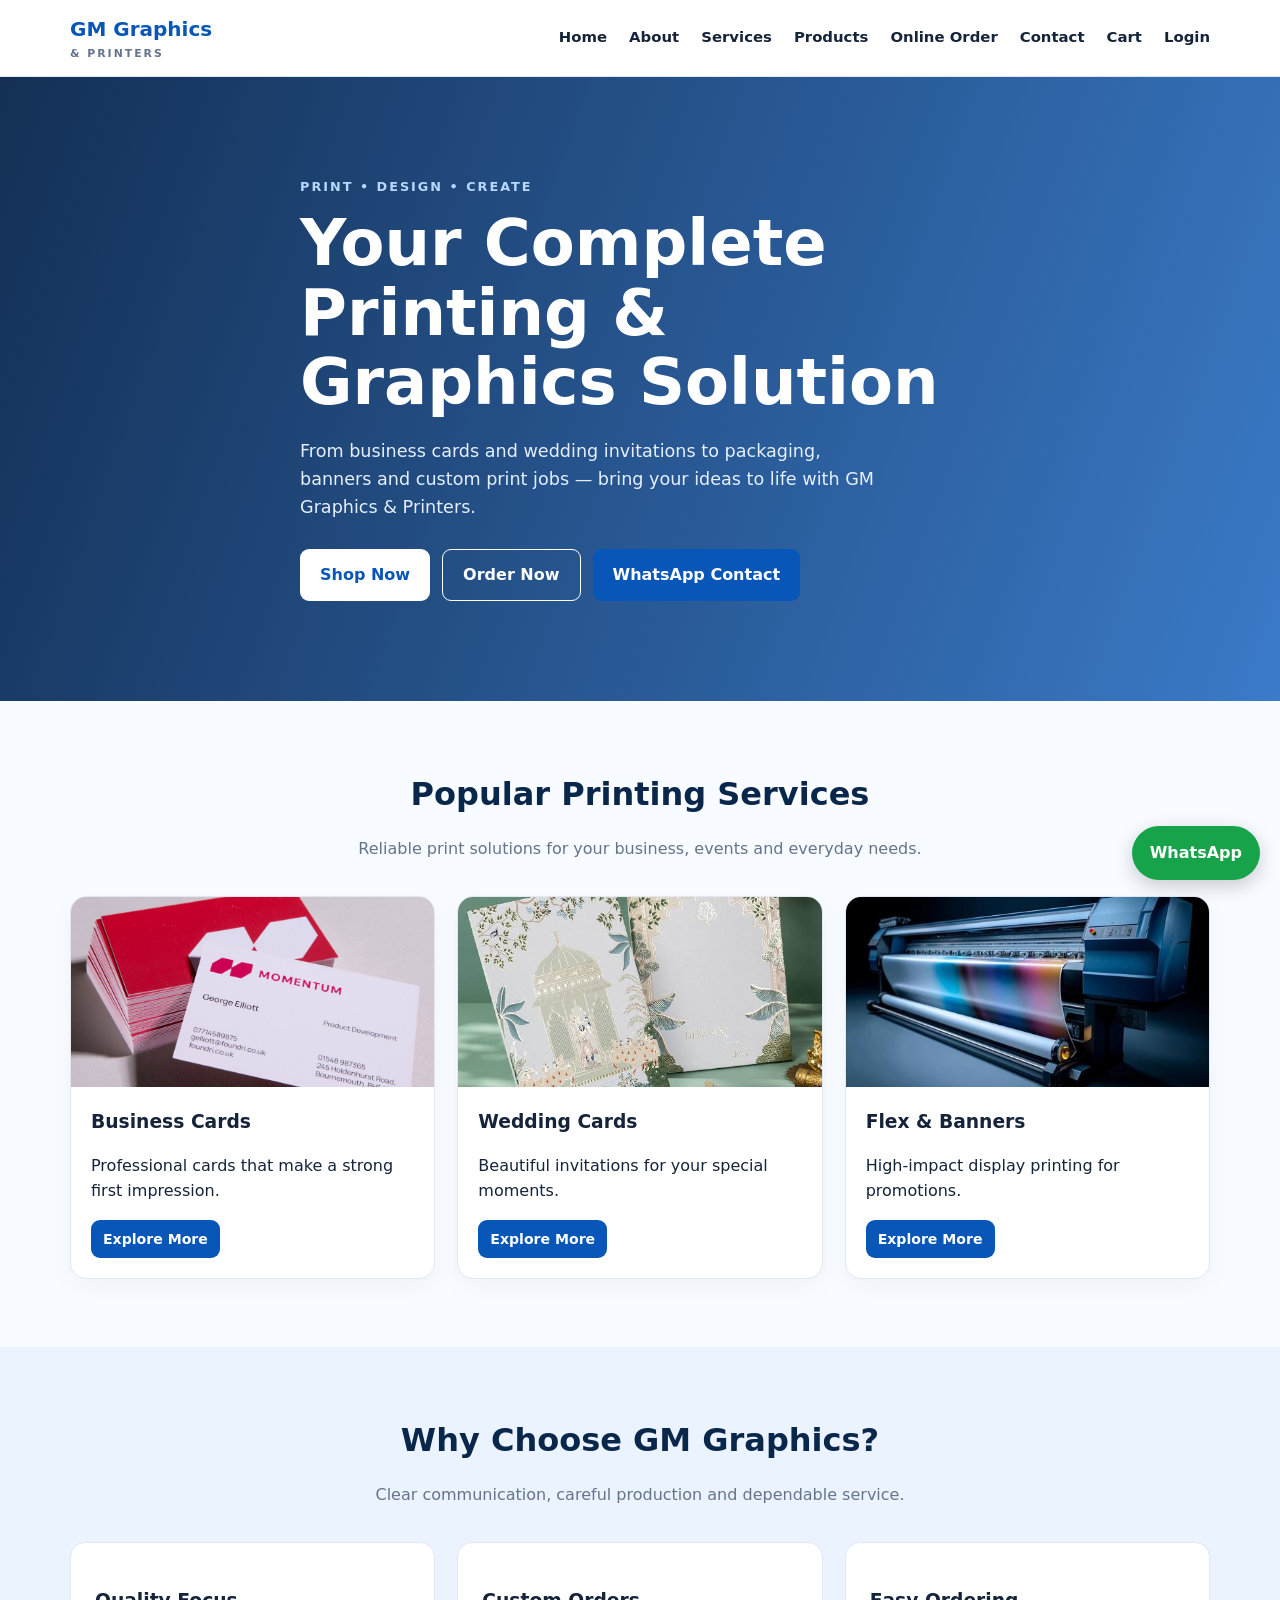
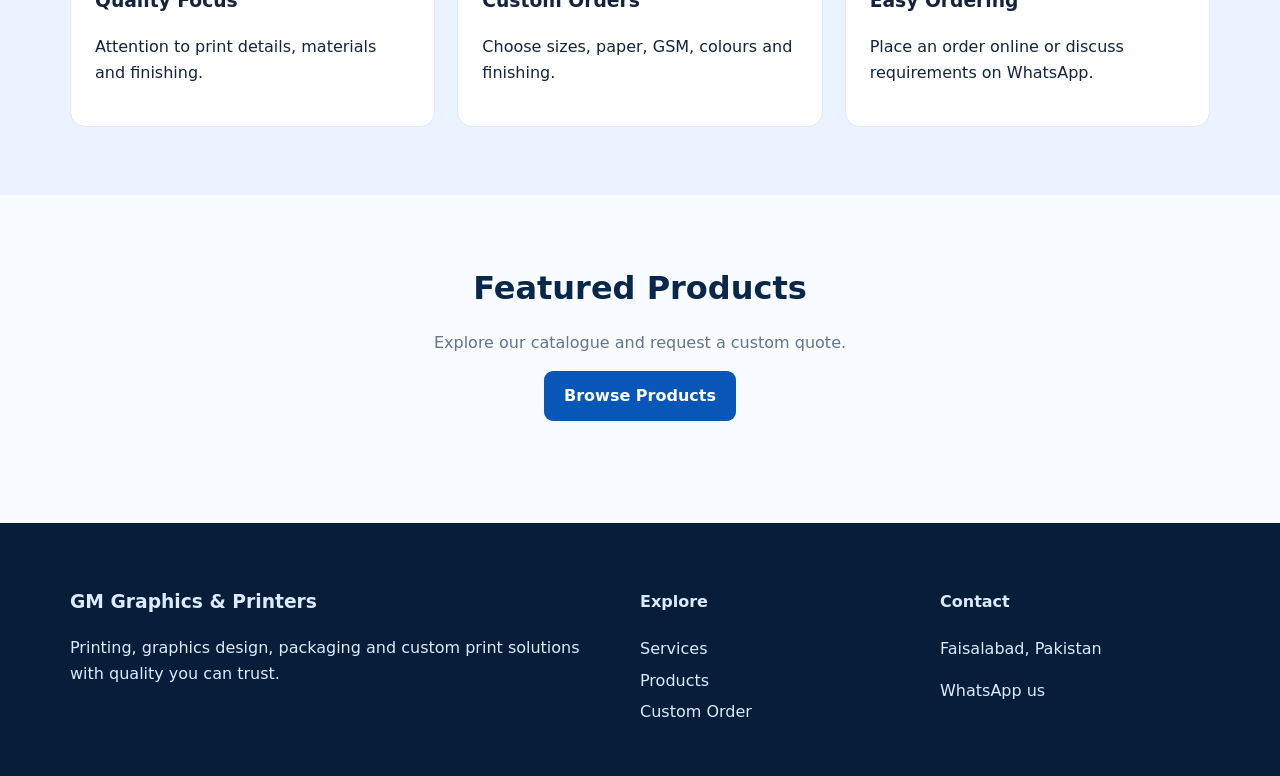
<file: index.html>
<!doctype html>
<html lang="en">

<head>
    <meta charset="utf-8">
    <meta name="viewport" content="width=device-width,initial-scale=1">
    <meta name="description"
        content="GM Graphics & Printers — professional printing and graphic services in Faisalabad.">
    <title>Home | GM Graphics & Printers</title>
    <link rel="stylesheet" href="css/style.css">
</head>

<body>
    <header>
        <div class="container nav"><a class="brand" href="index.html">GM Graphics <span>& Printers</span></a><button
                class="menu" aria-label="Open navigation">☰</button>
            <nav class="navlinks"><a href="index.html">Home</a><a href="about.html">About</a><a
                    href="services.html">Services</a><a href="products.html">Products</a><a
                    href="custom-order.html">Online Order</a><a href="contact.html">Contact</a><a
                    href="cart.html">Cart</a><a href="login.html">Login</a></nav>
        </div>
    </header>
    <main>
        <section class="hero">
            <div class="container hero-content">
                <div class="eyebrow">Print • Design • Create</div>
                <h1>Your Complete Printing & Graphics Solution</h1>
                <p>From business cards and wedding invitations to packaging, banners and custom print jobs — bring your
                    ideas to life with GM Graphics & Printers.</p>
                <div class="actions"><a class="btn light" href="products.html">Shop Now</a><a class="btn outline"
                        href="custom-order.html">Order Now</a><a class="btn"
                        data-wa="Hello GM Graphics & Printers, I would like a quote." href="#">WhatsApp Contact</a>
                </div>
            </div>
        </section>
        <section>
            <div class="container">
                <div class="section-head">
                    <h2>Popular Printing Services</h2>
                    <p>Reliable print solutions for your business, events and everyday needs.</p>
                </div>
                <div class="grid">
                    <article class="card"><img loading="lazy" src="images/business card.jpg">
                        <div class="card-body">
                            <h3>Business Cards</h3>
                            <p>Professional cards that make a strong first impression.</p><a class="btn small"
                                href="business-card.html">Explore More</a>
                        </div>
                    </article>
                    <article class="card"><img loading="lazy" src="images/wedding card.jpg">
                        <div class="card-body">
                            <h3>Wedding Cards</h3>
                            <p>Beautiful invitations for your special moments.</p><a class="btn small"
                                href="custom-order.html">Explore More</a>
                        </div>
                    </article>
                    <article class="card"><img loading="lazy" src="images/flex.jpg">
                        <div class="card-body">
                            <h3>Flex & Banners</h3>
                            <p>High-impact display printing for promotions.</p><a class="btn small"
                                href="custom-order.html">Explore More</a>
                                
                        </div>
                    </article>
                </div>
            </div>
        </section>
        <section style="background:#eaf3ff">
            <div class="container">
                <div class="section-head">
                    <h2>Why Choose GM Graphics?</h2>
                    <p>Clear communication, careful production and dependable service.</p>
                </div>
                <div class="grid">
                    <div class="panel">
                        <h3>Quality Focus</h3>
                        <p>Attention to print details, materials and finishing.</p>
                    </div>
                    <div class="panel">
                        <h3>Custom Orders</h3>
                        <p>Choose sizes, paper, GSM, colours and finishing.</p>
                    </div>
                    <div class="panel">
                        <h3>Easy Ordering</h3>
                        <p>Place an order online or discuss requirements on WhatsApp.</p>
                    </div>
                </div>
            </div>
        </section>
        <section>
            <div class="container">
                <div class="section-head">
                    <h2>Featured Products</h2>
                    <p>Explore our catalogue and request a custom quote.</p><a class="btn" href="products.html">Browse
                        Products</a>
                </div>
            </div>
        </section>
    </main>
    <footer class="footer">
        <div class="container footer-grid">
            <div>
                <h3>GM Graphics & Printers</h3>
                <p>Printing, graphics design, packaging and custom print solutions with quality you can trust.</p>
            </div>
            <div>
                <h4>Explore</h4><a href="services.html">Services</a><a href="products.html">Products</a><a
                    href="custom-order.html">Custom Order</a>
            </div>
            <div>
                <h4>Contact</h4>
                <p>Faisalabad, Pakistan</p><a href="#"
                    data-wa="Hello GM Graphics & Printers, I need information.">WhatsApp us</a>
            </div>
        </div>
    </footer><a class="wa" data-wa="Assalam-o-Alaikum, I need printing services." href="#">WhatsApp</a>
    <script src="js/config.js"></script>
    <script src="js/app.js"></script>
</body>

</html>
</file>
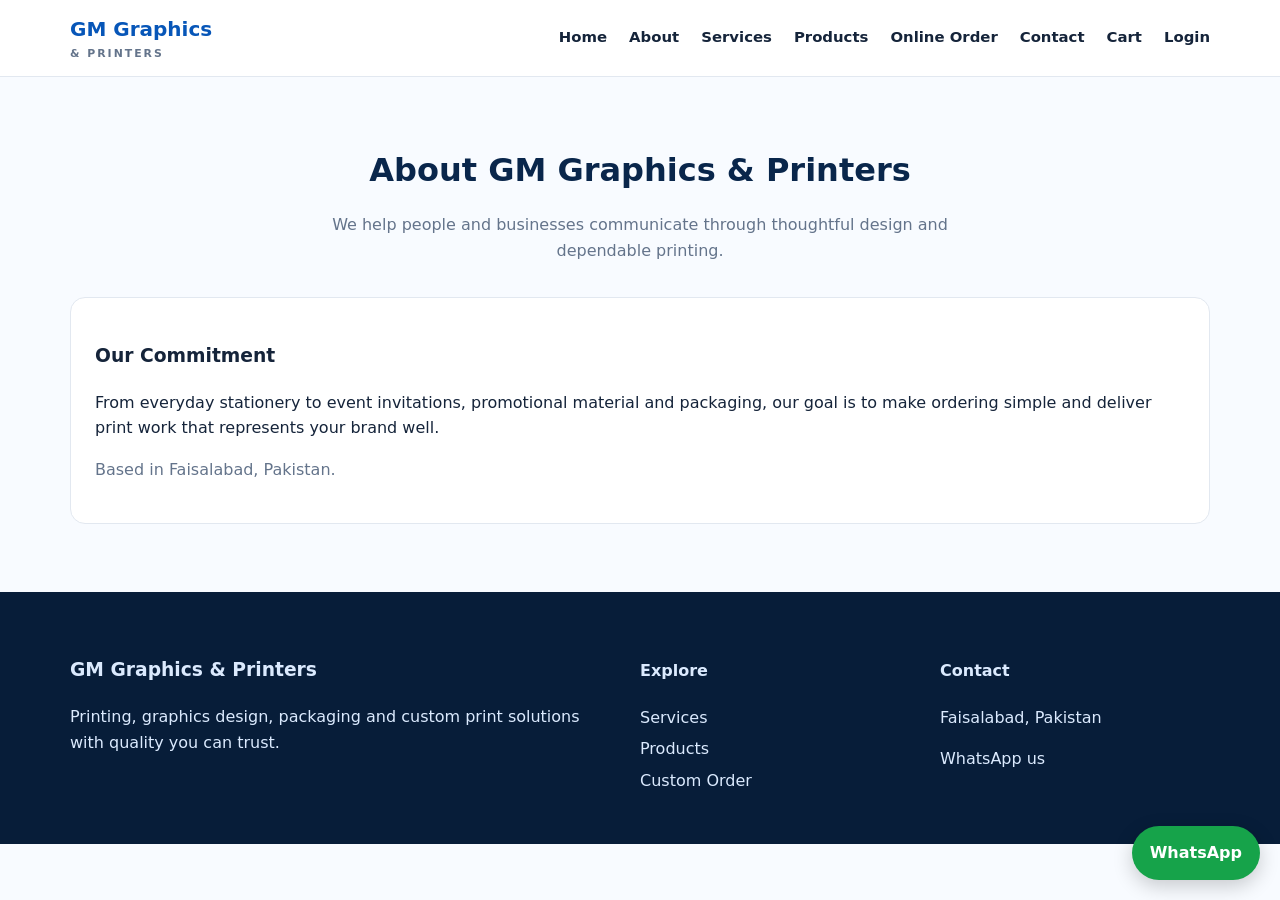
<file: about.html>
<!doctype html>
<html lang="en">

<head>
    <meta charset="utf-8">
    <meta name="viewport" content="width=device-width,initial-scale=1">
    <meta name="description"
        content="GM Graphics & Printers — professional printing and graphic services in Faisalabad.">
    <title>About Us | GM Graphics & Printers</title>
    <link rel="stylesheet" href="css/style.css">
</head>

<body>
    <header>
        <div class="container nav"><a class="brand" href="index.html">GM Graphics <span>& Printers</span></a><button
                class="menu" aria-label="Open navigation">☰</button>
            <nav class="navlinks"><a href="index.html">Home</a><a href="about.html">About</a><a
                    href="services.html">Services</a><a href="products.html">Products</a><a
                    href="custom-order.html">Online Order</a><a href="contact.html">Contact</a><a
                    href="cart.html">Cart</a><a href="login.html">Login</a></nav>
        </div>
    </header>
    <main>
        <section>
            <div class="container">
                <div class="section-head">
                    <h2>About GM Graphics & Printers</h2>
                    <p>We help people and businesses communicate through thoughtful design and dependable printing.</p>
                </div>
                <div class="panel">
                    <h3>Our Commitment</h3>
                    <p>From everyday stationery to event invitations, promotional material and packaging, our goal is to
                        make ordering simple and deliver print work that represents your brand well.</p>
                    <p class="muted">Based in Faisalabad, Pakistan.</p>
                </div>
            </div>
        </section>
    </main>
    <footer class="footer">
        <div class="container footer-grid">
            <div>
                <h3>GM Graphics & Printers</h3>
                <p>Printing, graphics design, packaging and custom print solutions with quality you can trust.</p>
            </div>
            <div>
                <h4>Explore</h4><a href="services.html">Services</a><a href="products.html">Products</a><a
                    href="custom-order.html">Custom Order</a>
            </div>
            <div>
                <h4>Contact</h4>
                <p>Faisalabad, Pakistan</p><a href="#"
                    data-wa="Hello GM Graphics & Printers, I need information.">WhatsApp us</a>
            </div>
        </div>
    </footer><a class="wa" data-wa="Assalam-o-Alaikum, I need printing services." href="#">WhatsApp</a>
    <script src="js/config.js"></script>
    <script src="js/app.js"></script>
</body>

</html>
</file>
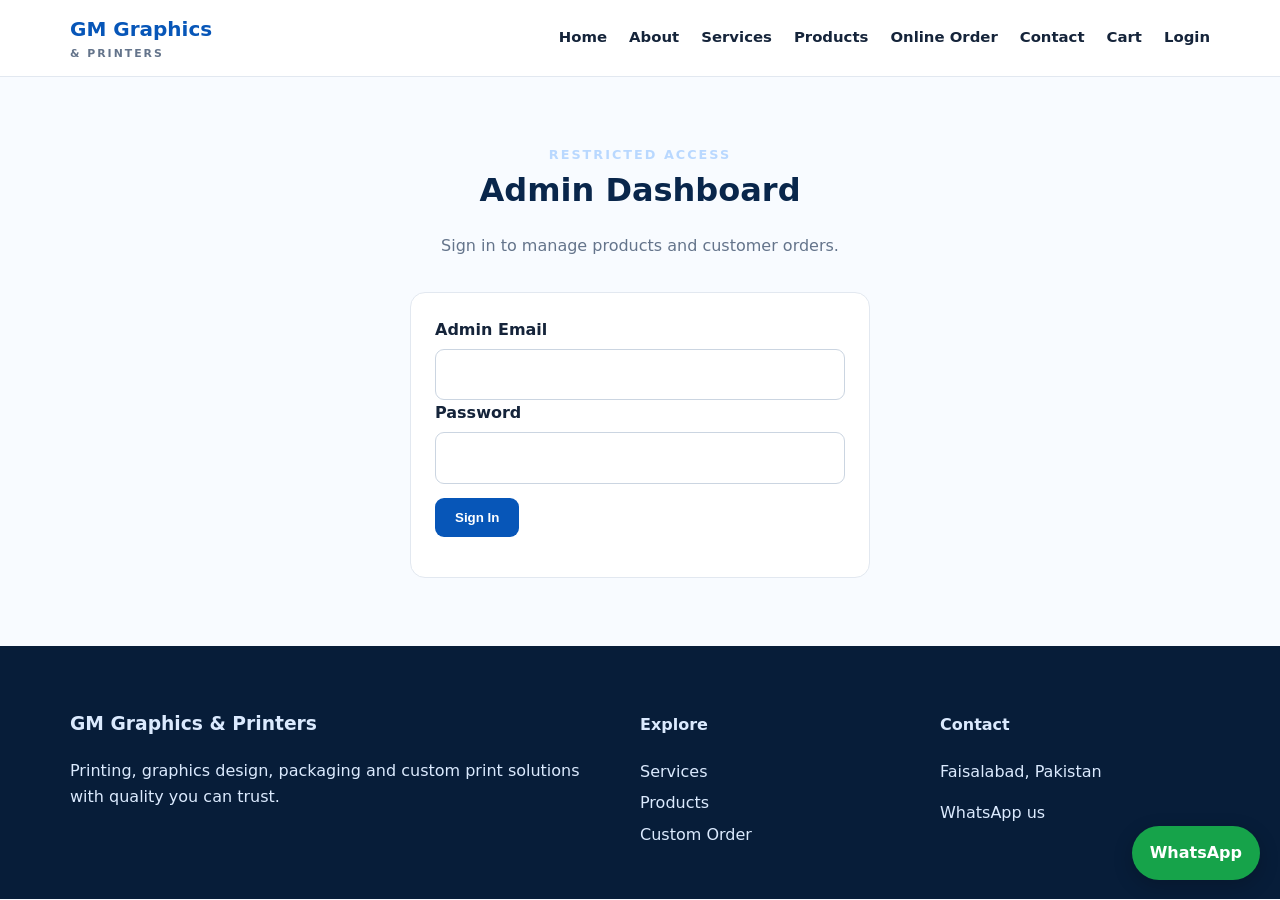
<file: admin.html>
<!doctype html>
<html lang="en">

<head>
    <meta charset="utf-8">
    <meta name="viewport" content="width=device-width,initial-scale=1">
    <meta name="description"
        content="GM Graphics & Printers — professional printing and graphic services in Faisalabad.">
    <title>Admin Dashboard | GM Graphics & Printers</title>
    <link rel="stylesheet" href="css/style.css">
</head>

<body>
    <header>
        <div class="container nav"><a class="brand" href="index.html">GM Graphics <span>& Printers</span></a><button
                class="menu" aria-label="Open navigation">☰</button>
            <nav class="navlinks"><a href="index.html">Home</a><a href="about.html">About</a><a
                    href="services.html">Services</a><a href="products.html">Products</a><a
                    href="custom-order.html">Online Order</a><a href="contact.html">Contact</a><a
                    href="cart.html">Cart</a><a href="login.html">Login</a></nav>
        </div>
    </header>
    <main>
        <section>
            <div class="container">
                <div class="section-head">
                    <div class="eyebrow">Restricted Access</div>
                    <h2>Admin Dashboard</h2>
                    <p>Sign in to manage products and customer orders.</p>
                </div>
                <form id="adminLogin" class="panel" style="max-width:460px;margin:auto" hidden>
                    <div class="form-group"><label>Admin Email</label><input class="field" name="email" type="email"
                            required></div>
                    <div class="form-group"><label>Password</label><input class="field" name="password" type="password"
                            required></div><button class="btn" style="margin-top:14px">Sign In</button>
                    <p id="adminMessage"></p>
                </form>
                <div id="adminApp" hidden>
                    <div class="actions"><button id="logout" class="btn outline">Logout</button></div>
                    <div id="stats" class="stats"></div>
                    <div class="panel" style="margin-top:24px">
                        <h2>Add Product</h2>
                        <form id="productForm" class="form-grid" enctype="multipart/form-data">
                            <div class="form-group"><label>Product Name</label><input class="field" name="name"
                                    required></div>
                            <div class="form-group"><label>Category</label><input class="field" name="category"
                                    required></div>
                            <div class="form-group"><label>Price (PKR)</label><input class="field" type="number"
                                    name="price" min="0" required></div>
                            <div class="form-group"><label>Discount Price</label><input class="field" type="number"
                                    name="discountPrice" min="0"></div>
                            <div class="form-group"><label>Stock</label><input class="field" type="number" name="stock"
                                    min="0" value="0"></div>
                            <div class="form-group"><label>Product Image</label><input class="field" type="file"
                                    name="image" accept="image/png,image/jpeg,image/webp"></div>
                            <div class="form-group full"><label>Description</label><textarea
                                    name="description"></textarea></div>
                            <div class="form-group full"><button class="btn">Save Product</button></div>
                        </form>
                    </div>
                    <div class="panel" style="margin-top:24px">
                        <h2>Products</h2>
                        <div class="table-wrap">
                            <table>
                                <thead>
                                    <tr>
                                        <th>Name</th>
                                        <th>Category</th>
                                        <th>Price</th>
                                        <th>Stock</th>
                                        <th>Action</th>
                                    </tr>
                                </thead>
                                <tbody id="productsTable"></tbody>
                            </table>
                        </div>
                    </div>
                    <div class="panel" style="margin-top:24px">
                        <h2>Orders</h2>
                        <div class="table-wrap">
                            <table>
                                <thead>
                                    <tr>
                                        <th>Order</th>
                                        <th>Customer</th>
                                        <th>Total</th>
                                        <th>Status</th>
                                    </tr>
                                </thead>
                                <tbody id="ordersTable"></tbody>
                            </table>
                        </div>
                    </div>
                </div>
            </div>
        </section>
    </main>
    <footer class="footer">
        <div class="container footer-grid">
            <div>
                <h3>GM Graphics & Printers</h3>
                <p>Printing, graphics design, packaging and custom print solutions with quality you can trust.</p>
            </div>
            <div>
                <h4>Explore</h4><a href="services.html">Services</a><a href="products.html">Products</a><a
                    href="custom-order.html">Custom Order</a>
            </div>
            <div>
                <h4>Contact</h4>
                <p>Faisalabad, Pakistan</p><a href="#"
                    data-wa="Hello GM Graphics & Printers, I need information.">WhatsApp us</a>
            </div>
        </div>
    </footer><a class="wa" data-wa="Assalam-o-Alaikum, I need printing services." href="#">WhatsApp</a>
    <script src="js/config.js"></script>
    <script src="js/app.js"></script>
    <script src="js/admin.js"></script>
</body>

</html>
</file>
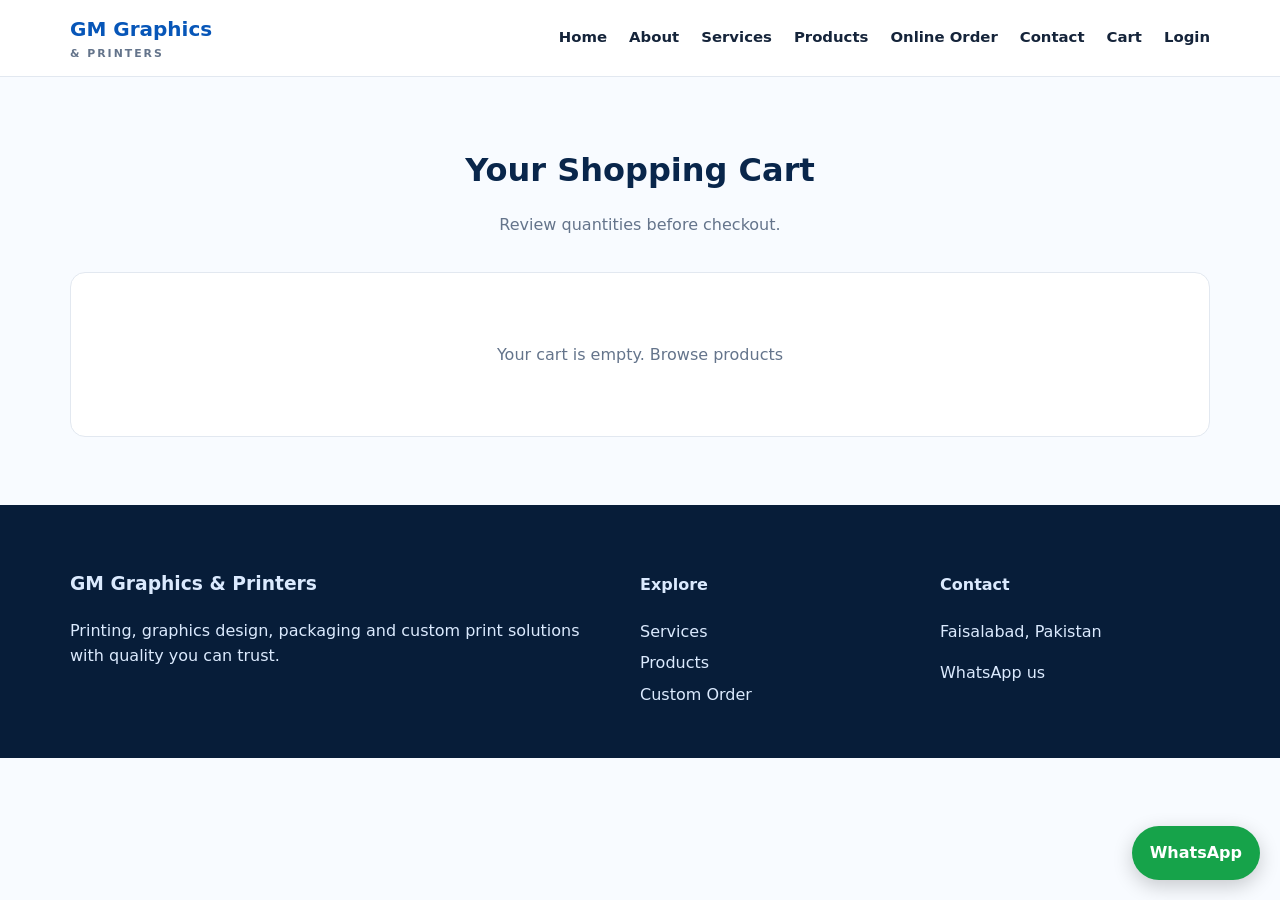
<file: cart.html>
<!doctype html>
<html lang="en">

<head>
    <meta charset="utf-8">
    <meta name="viewport" content="width=device-width,initial-scale=1">
    <meta name="description"
        content="GM Graphics & Printers — professional printing and graphic services in Faisalabad.">
    <title>Shopping Cart | GM Graphics & Printers</title>
    <link rel="stylesheet" href="css/style.css">
</head>

<body>
    <header>
        <div class="container nav"><a class="brand" href="index.html">GM Graphics <span>& Printers</span></a><button
                class="menu" aria-label="Open navigation">☰</button>
            <nav class="navlinks"><a href="index.html">Home</a><a href="about.html">About</a><a
                    href="services.html">Services</a><a href="products.html">Products</a><a
                    href="custom-order.html">Online Order</a><a href="contact.html">Contact</a><a
                    href="cart.html">Cart</a><a href="login.html">Login</a></nav>
        </div>
    </header>
    <main>
        <section>
            <div class="container">
                <div class="section-head">
                    <h2>Your Shopping Cart</h2>
                    <p>Review quantities before checkout.</p>
                </div>
                <div id="cartRoot" class="panel"></div>
            </div>
        </section>
    </main>
    <footer class="footer">
        <div class="container footer-grid">
            <div>
                <h3>GM Graphics & Printers</h3>
                <p>Printing, graphics design, packaging and custom print solutions with quality you can trust.</p>
            </div>
            <div>
                <h4>Explore</h4><a href="services.html">Services</a><a href="products.html">Products</a><a
                    href="custom-order.html">Custom Order</a>
            </div>
            <div>
                <h4>Contact</h4>
                <p>Faisalabad, Pakistan</p><a href="#"
                    data-wa="Hello GM Graphics & Printers, I need information.">WhatsApp us</a>
            </div>
        </div>
    </footer><a class="wa" data-wa="Assalam-o-Alaikum, I need printing services." href="#">WhatsApp</a>
    <script src="js/config.js"></script>
    <script src="js/app.js"></script>
    <script src="js/cart.js"></script>
</body>

</html>
</file>
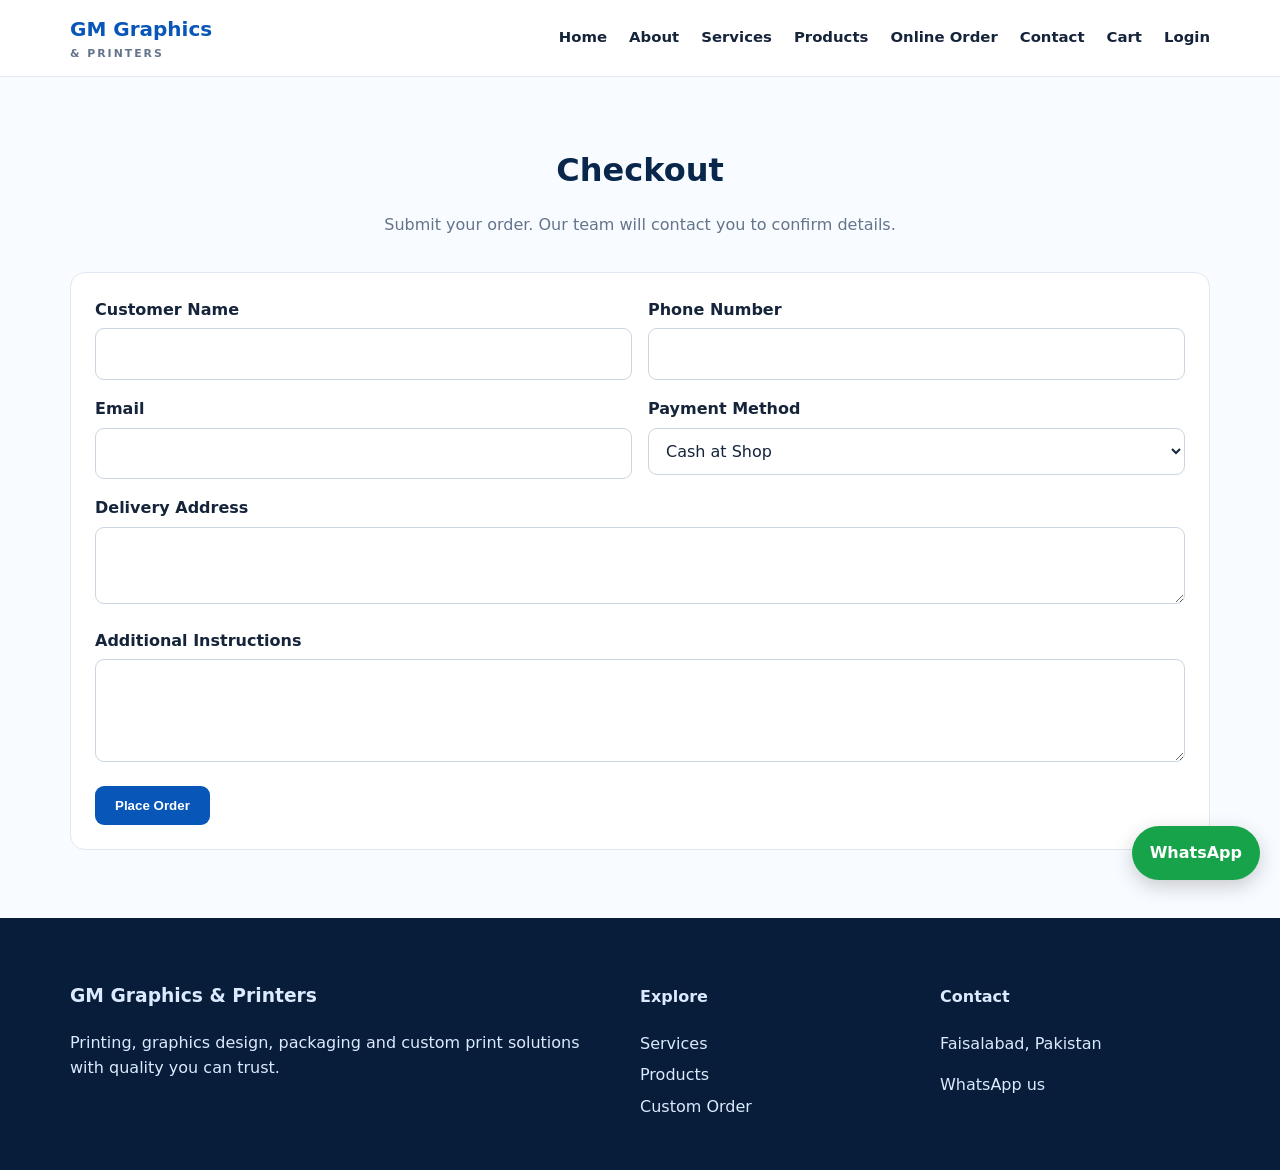
<file: checkout.html>
<!doctype html>
<html lang="en">

<head>
    <meta charset="utf-8">
    <meta name="viewport" content="width=device-width,initial-scale=1">
    <meta name="description"
        content="GM Graphics & Printers — professional printing and graphic services in Faisalabad.">
    <title>Checkout | GM Graphics & Printers</title>
    <link rel="stylesheet" href="css/style.css">
</head>

<body>
    <header>
        <div class="container nav"><a class="brand" href="index.html">GM Graphics <span>& Printers</span></a><button
                class="menu" aria-label="Open navigation">☰</button>
            <nav class="navlinks"><a href="index.html">Home</a><a href="about.html">About</a><a
                    href="services.html">Services</a><a href="products.html">Products</a><a
                    href="custom-order.html">Online Order</a><a href="contact.html">Contact</a><a
                    href="cart.html">Cart</a><a href="login.html">Login</a></nav>
        </div>
    </header>
    <main>
        <section>
            <div class="container">
                <div class="section-head">
                    <h2>Checkout</h2>
                    <p>Submit your order. Our team will contact you to confirm details.</p>
                </div>
                <div class="panel">
                    <form id="checkoutForm" class="form-grid">
                        <div class="form-group"><label>Customer Name</label><input class="field" name="customerName"
                                required></div>
                        <div class="form-group"><label>Phone Number</label><input class="field" name="phone" required>
                        </div>
                        <div class="form-group"><label>Email</label><input class="field" name="email" type="email">
                        </div>
                        <div class="form-group"><label>Payment Method</label><select name="paymentMethod">
                                <option>Cash at Shop</option>
                                <option>Cash on Delivery</option>
                                <option>Manual Payment Confirmation</option>
                            </select></div>
                        <div class="form-group full"><label>Delivery Address</label><textarea name="deliveryAddress"
                                rows="2"></textarea></div>
                        <div class="form-group full"><label>Additional Instructions</label><textarea name="notes"
                                rows="3"></textarea></div>
                        <div class="form-group full"><button class="btn">Place Order</button></div>
                    </form>
                    <div id="checkoutMessage"></div>
                </div>
            </div>
        </section>
    </main>
    <footer class="footer">
        <div class="container footer-grid">
            <div>
                <h3>GM Graphics & Printers</h3>
                <p>Printing, graphics design, packaging and custom print solutions with quality you can trust.</p>
            </div>
            <div>
                <h4>Explore</h4><a href="services.html">Services</a><a href="products.html">Products</a><a
                    href="custom-order.html">Custom Order</a>
            </div>
            <div>
                <h4>Contact</h4>
                <p>Faisalabad, Pakistan</p><a href="#"
                    data-wa="Hello GM Graphics & Printers, I need information.">WhatsApp us</a>
            </div>
        </div>
    </footer><a class="wa" data-wa="Assalam-o-Alaikum, I need printing services." href="#">WhatsApp</a>
    <script src="js/config.js"></script>
    <script src="js/app.js"></script>
    <script src="js/checkout.js"></script>
</body>

</html>
</file>
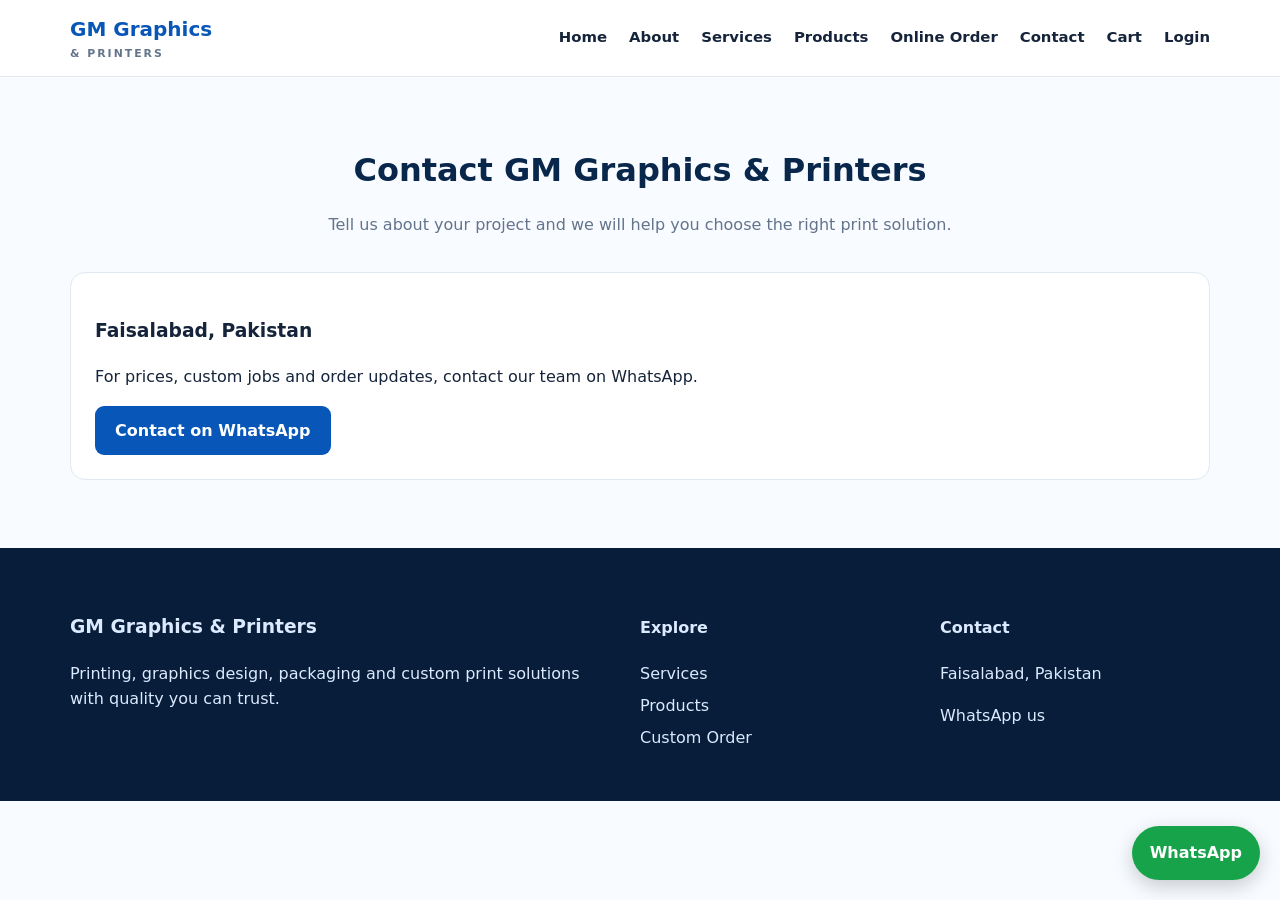
<file: contact.html>
<!doctype html><html lang="en"><head><meta charset="utf-8"><meta name="viewport" content="width=device-width,initial-scale=1"><meta name="description" content="GM Graphics & Printers — professional printing and graphic services in Faisalabad."><title>Contact Us | GM Graphics & Printers</title><link rel="stylesheet" href="css/style.css"></head><body><header><div class="container nav"><a class="brand" href="index.html">GM Graphics <span>& Printers</span></a><button class="menu" aria-label="Open navigation">☰</button><nav class="navlinks"><a href="index.html">Home</a><a href="about.html">About</a><a href="services.html">Services</a><a href="products.html">Products</a><a href="custom-order.html">Online Order</a><a href="contact.html">Contact</a><a href="cart.html">Cart</a><a href="login.html">Login</a></nav></div></header><main><section><div class="container"><div class="section-head"><h2>Contact GM Graphics & Printers</h2><p>Tell us about your project and we will help you choose the right print solution.</p></div><div class="panel"><h3>Faisalabad, Pakistan</h3><p>For prices, custom jobs and order updates, contact our team on WhatsApp.</p><a class="btn" data-wa="Hello GM Graphics & Printers, I want to discuss a printing order." href="#">Contact on WhatsApp</a></div></div></section></main><footer class="footer"><div class="container footer-grid"><div><h3>GM Graphics & Printers</h3><p>Printing, graphics design, packaging and custom print solutions with quality you can trust.</p></div><div><h4>Explore</h4><a href="services.html">Services</a><a href="products.html">Products</a><a href="custom-order.html">Custom Order</a></div><div><h4>Contact</h4><p>Faisalabad, Pakistan</p><a href="#" data-wa="Hello GM Graphics & Printers, I need information.">WhatsApp us</a></div></div></footer><a class="wa" data-wa="Assalam-o-Alaikum, I need printing services." href="#">WhatsApp</a><script src="js/config.js"></script><script src="js/app.js"></script></body></html>
</file>
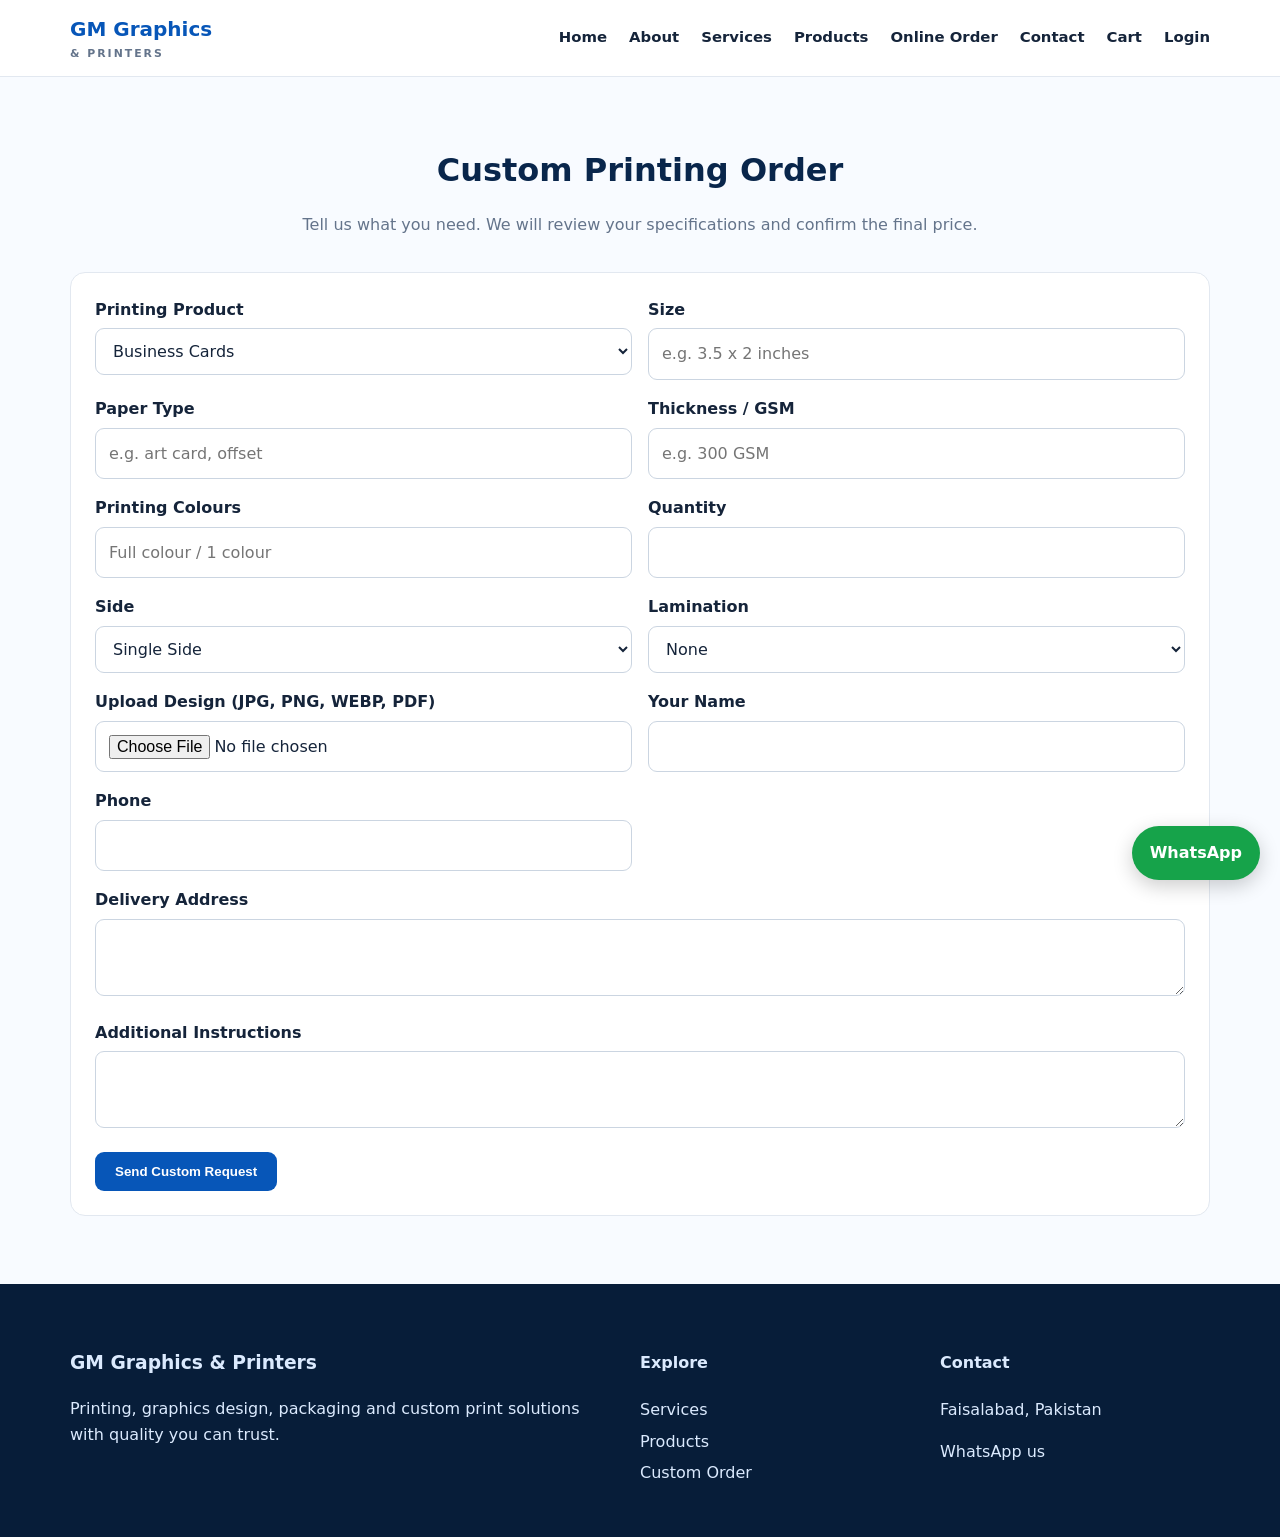
<file: custom-order.html>
<!doctype html><html lang="en"><head><meta charset="utf-8"><meta name="viewport" content="width=device-width,initial-scale=1"><meta name="description" content="GM Graphics & Printers — professional printing and graphic services in Faisalabad."><title>Custom Printing Order | GM Graphics & Printers</title><link rel="stylesheet" href="css/style.css"></head><body><header><div class="container nav"><a class="brand" href="index.html">GM Graphics <span>& Printers</span></a><button class="menu" aria-label="Open navigation">☰</button><nav class="navlinks"><a href="index.html">Home</a><a href="about.html">About</a><a href="services.html">Services</a><a href="products.html">Products</a><a href="custom-order.html">Online Order</a><a href="contact.html">Contact</a><a href="cart.html">Cart</a><a href="login.html">Login</a></nav></div></header><main><section><div class="container"><div class="section-head"><h2>Custom Printing Order</h2><p>Tell us what you need. We will review your specifications and confirm the final price.</p></div><div class="panel"><form id="customForm" class="form-grid"><div class="form-group"><label>Printing Product</label><select name="productType" required><option>Business Cards</option><option>Wedding Cards</option><option>Flex / Banner</option><option>Flyers / Brochures</option><option>Stickers / Labels</option><option>Packaging / Boxes</option><option>Bill Books</option><option>Other</option></select></div><div class="form-group"><label>Size</label><input class="field" name="size" placeholder="e.g. 3.5 x 2 inches"></div><div class="form-group"><label>Paper Type</label><input class="field" name="paperType" placeholder="e.g. art card, offset"></div><div class="form-group"><label>Thickness / GSM</label><input class="field" name="gsm" placeholder="e.g. 300 GSM"></div><div class="form-group"><label>Printing Colours</label><input class="field" name="colors" placeholder="Full colour / 1 colour"></div><div class="form-group"><label>Quantity</label><input class="field" type="number" min="1" name="quantity" required></div><div class="form-group"><label>Side</label><select name="side"><option>Single Side</option><option>Double Side</option></select></div><div class="form-group"><label>Lamination</label><select name="lamination"><option>None</option><option>Gloss</option><option>Matte</option><option>Spot UV (quote required)</option></select></div><div class="form-group"><label>Upload Design (JPG, PNG, WEBP, PDF)</label><input class="field" type="file" name="design" accept=".jpg,.jpeg,.png,.webp,.pdf"></div><div class="form-group"><label>Your Name</label><input class="field" name="customerName" required></div><div class="form-group"><label>Phone</label><input class="field" name="phone" required></div><div class="form-group full"><label>Delivery Address</label><textarea name="deliveryAddress"></textarea></div><div class="form-group full"><label>Additional Instructions</label><textarea name="instructions"></textarea></div><div class="form-group full"><button class="btn">Send Custom Request</button></div></form><div id="customMessage"></div></div></div></section></main><script>
document.querySelector("#customForm").addEventListener("submit",async e=>{
 e.preventDefault();
 const form=e.currentTarget, data=new FormData(form);
 data.set("notes",data.get("instructions")||"");
 try{
  const result=await api("/orders",{method:"POST",body:data});
  const o=result.order;
  const summary=`New custom print order ${o.orderNumber}\nProduct: ${o.customPrint.productType}\nQuantity: ${o.customPrint.quantity}\nCustomer: ${o.customerName}\nPhone: ${o.phone}\nPlease confirm quotation and production details.`;
  document.querySelector("#customMessage").innerHTML=`<div class="notice">Request submitted successfully. Reference: <strong>${o.orderNumber}</strong>. This is a quotation request; final price will be confirmed by our team.</div><a class="btn" target="_blank" rel="noopener" href="${waLink(summary)}">Send details on WhatsApp</a>`;
  form.reset();
 }catch(err){document.querySelector("#customMessage").textContent=err.message;}
});
</script><footer class="footer"><div class="container footer-grid"><div><h3>GM Graphics & Printers</h3><p>Printing, graphics design, packaging and custom print solutions with quality you can trust.</p></div><div><h4>Explore</h4><a href="services.html">Services</a><a href="products.html">Products</a><a href="custom-order.html">Custom Order</a></div><div><h4>Contact</h4><p>Faisalabad, Pakistan</p><a href="#" data-wa="Hello GM Graphics & Printers, I need information.">WhatsApp us</a></div></div></footer><a class="wa" data-wa="Assalam-o-Alaikum, I need printing services." href="#">WhatsApp</a><script src="js/config.js"></script><script src="js/app.js"></script></body></html>
</file>
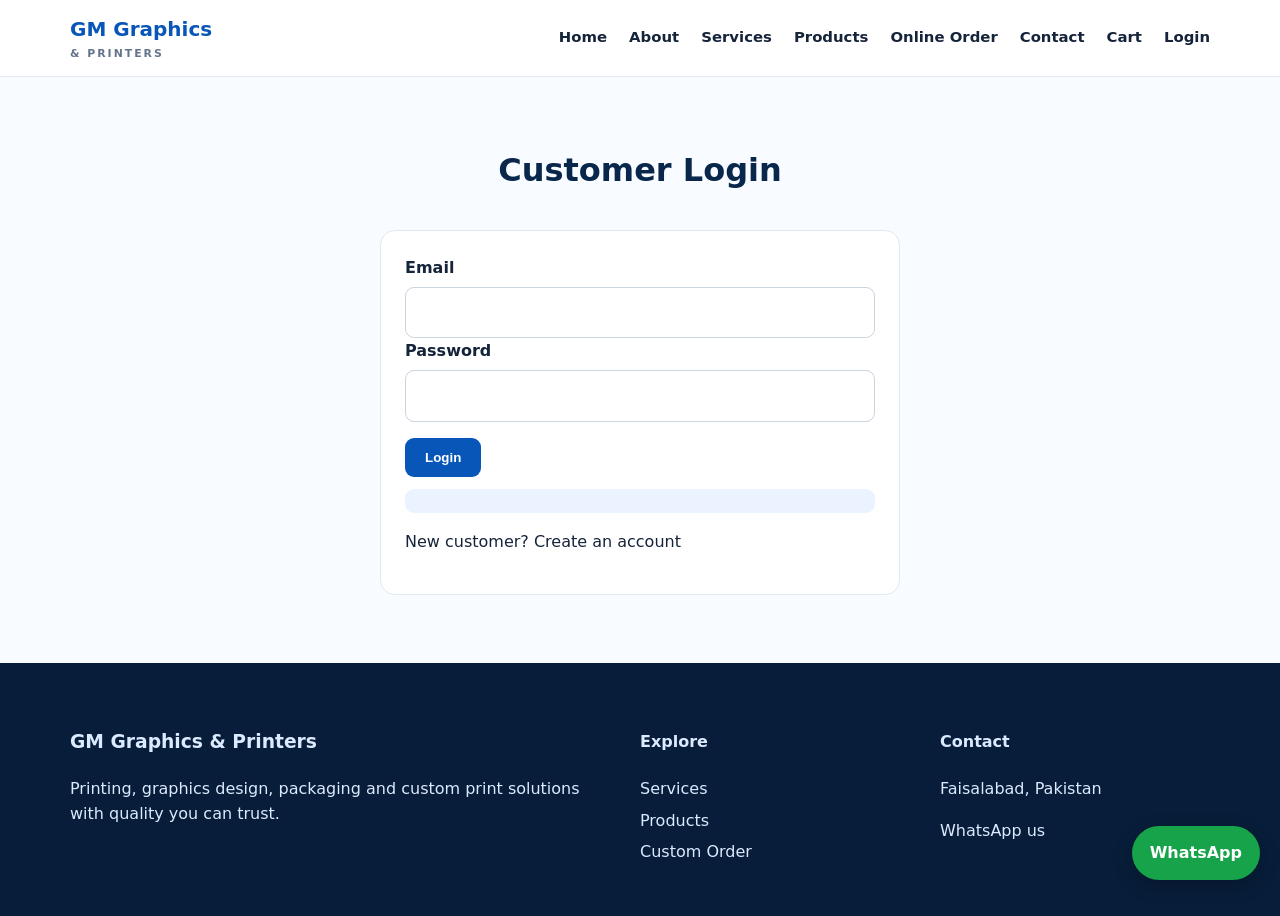
<file: login.html>
<!doctype html>
<html lang="en">

<head>
    <meta charset="utf-8">
    <meta name="viewport" content="width=device-width,initial-scale=1">
    <meta name="description"
        content="GM Graphics & Printers — professional printing and graphic services in Faisalabad.">
    <title>Customer Login | GM Graphics & Printers</title>
    <link rel="stylesheet" href="css/style.css">
</head>

<body>
    <header>
        <div class="container nav"><a class="brand" href="index.html">GM Graphics <span>& Printers</span></a><button
                class="menu" aria-label="Open navigation">☰</button>
            <nav class="navlinks"><a href="index.html">Home</a><a href="about.html">About</a><a
                    href="services.html">Services</a><a href="products.html">Products</a><a
                    href="custom-order.html">Online Order</a><a href="contact.html">Contact</a><a
                    href="cart.html">Cart</a><a href="login.html">Login</a></nav>
        </div>
    </header>
    <main>
        <section>
            <div class="container" style="max-width:520px">
                <div class="section-head">
                    <h2>Customer Login</h2>
                </div>
                <div class="panel">
                    <form id="authForm" data-mode="login">
                        <div class="form-group"><label>Email</label><input class="field" name="email" type="email"
                                required></div>
                        <div class="form-group"><label>Password</label><input class="field" name="password"
                                type="password" required></div><button class="btn"
                            style="margin-top:16px">Login</button>
                    </form>
                    <p id="authMessage" class="notice"></p>
                    <p>New customer? <a href="register.html">Create an account</a></p>
                </div>
            </div>
        </section>
    </main>
    <footer class="footer">
        <div class="container footer-grid">
            <div>
                <h3>GM Graphics & Printers</h3>
                <p>Printing, graphics design, packaging and custom print solutions with quality you can trust.</p>
            </div>
            <div>
                <h4>Explore</h4><a href="services.html">Services</a><a href="products.html">Products</a><a
                    href="custom-order.html">Custom Order</a>
            </div>
            <div>
                <h4>Contact</h4>
                <p>Faisalabad, Pakistan</p><a href="#"
                    data-wa="Hello GM Graphics & Printers, I need information.">WhatsApp us</a>
            </div>
        </div>
    </footer><a class="wa" data-wa="Assalam-o-Alaikum, I need printing services." href="#">WhatsApp</a>
    <script src="js/config.js"></script>
    <script src="js/app.js"></script>
    <script src="js/auth.js"></script>
</body>

</html>
</file>
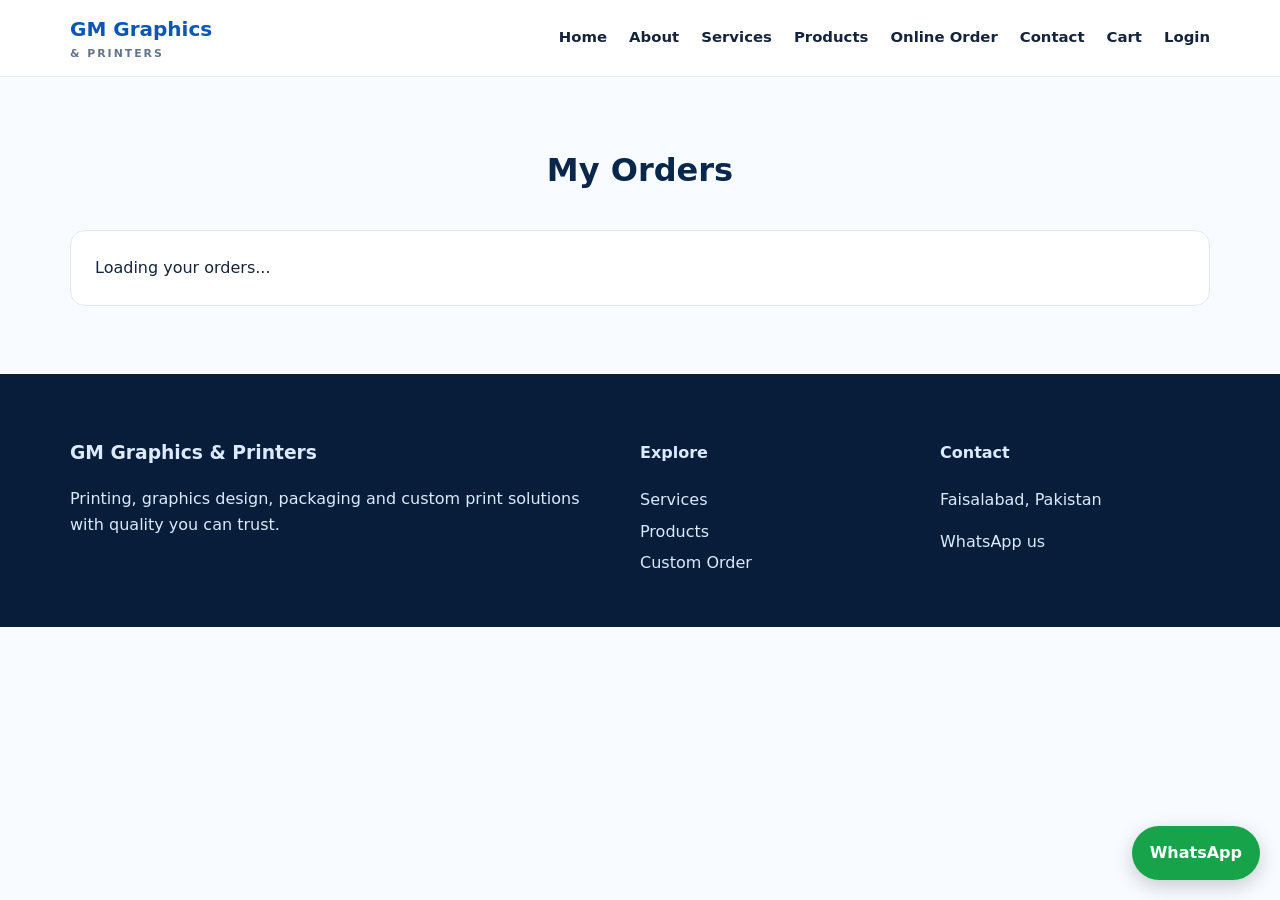
<file: my-orders.html>
<!doctype html>
<html lang="en">

<head>
    <meta charset="utf-8">
    <meta name="viewport" content="width=device-width,initial-scale=1">
    <meta name="description"
        content="GM Graphics & Printers — professional printing and graphic services in Faisalabad.">
    <title>My Orders | GM Graphics & Printers</title>
    <link rel="stylesheet" href="css/style.css">
</head>

<body>
    <header>
        <div class="container nav"><a class="brand" href="index.html">GM Graphics <span>& Printers</span></a><button
                class="menu" aria-label="Open navigation">☰</button>
            <nav class="navlinks"><a href="index.html">Home</a><a href="about.html">About</a><a
                    href="services.html">Services</a><a href="products.html">Products</a><a
                    href="custom-order.html">Online Order</a><a href="contact.html">Contact</a><a
                    href="cart.html">Cart</a><a href="login.html">Login</a></nav>
        </div>
    </header>
    <main>
        <section>
            <div class="container">
                <div class="section-head">
                    <h2>My Orders</h2>
                </div>
                <div id="myOrders" class="panel">Loading your orders...</div>
            </div>
        </section>
    </main>
    <script>
        (async () => {const el = document.querySelector("#myOrders"); if (!token()) {el.innerHTML = 'Please <a href="login.html">log in</a> to view orders.'; return;} try {const {orders} = await api("/orders/my"); el.innerHTML = orders.length ? orders.map(o => `<div class="cart-row"><div><strong>${o.orderNumber}</strong><div class="muted">${new Date(o.createdAt).toLocaleDateString()}</div></div><div>${o.status}</div><strong>${money(o.subtotal)}</strong></div>`).join("") : 'No orders yet.';} catch (e) {el.textContent = e.message;} })();
    </script>
    <footer class="footer">
        <div class="container footer-grid">
            <div>
                <h3>GM Graphics & Printers</h3>
                <p>Printing, graphics design, packaging and custom print solutions with quality you can trust.</p>
            </div>
            <div>
                <h4>Explore</h4><a href="services.html">Services</a><a href="products.html">Products</a><a
                    href="custom-order.html">Custom Order</a>
            </div>
            <div>
                <h4>Contact</h4>
                <p>Faisalabad, Pakistan</p><a href="#"
                    data-wa="Hello GM Graphics & Printers, I need information.">WhatsApp us</a>
            </div>
        </div>
    </footer><a class="wa" data-wa="Assalam-o-Alaikum, I need printing services." href="#">WhatsApp</a>
    <script src="js/config.js"></script>
    <script src="js/app.js"></script>
</body>

</html>
</file>
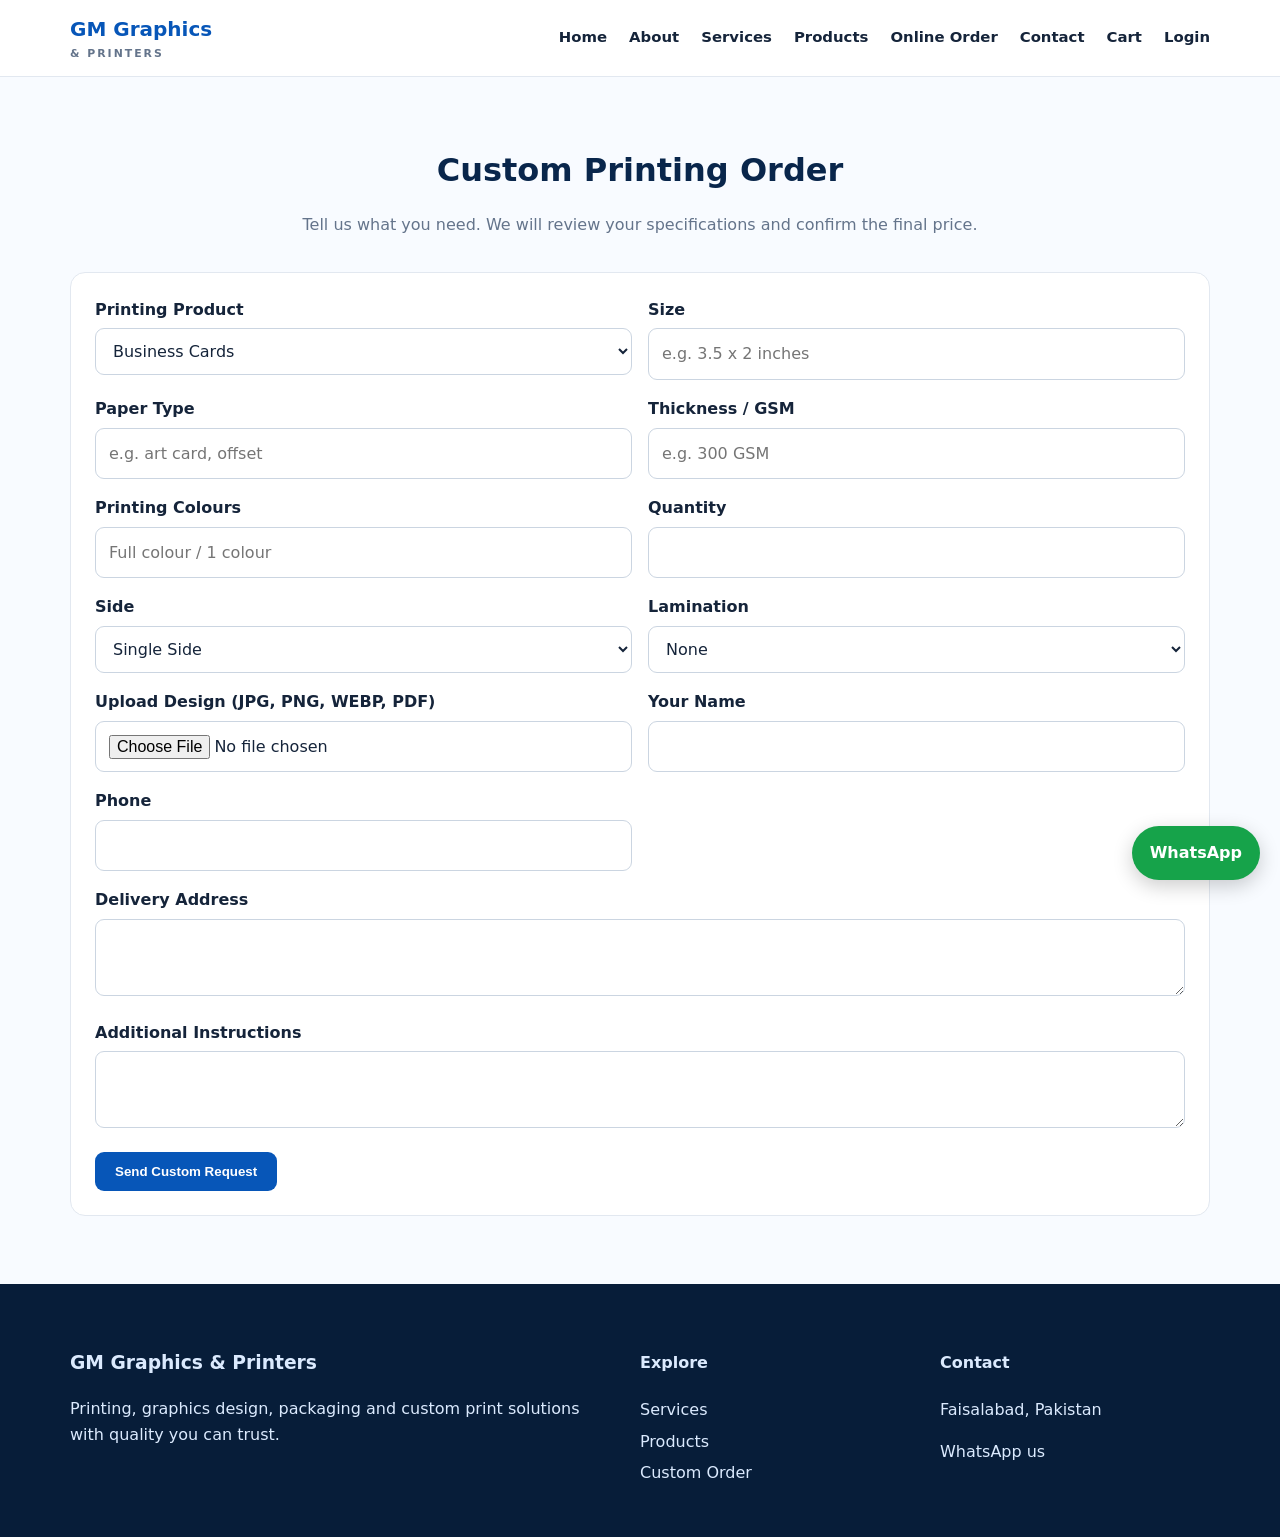
<file: online-order.html>
<!doctype html>
<html lang="en">

<head>
    <meta charset="utf-8">
    <meta name="viewport" content="width=device-width,initial-scale=1">
    <meta name="description"
        content="GM Graphics & Printers — professional printing and graphic services in Faisalabad.">
    <title>Custom Printing Order | GM Graphics & Printers</title>
    <link rel="stylesheet" href="css/style.css">
</head>

<body>
    <header>
        <div class="container nav"><a class="brand" href="index.html">GM Graphics <span>& Printers</span></a><button
                class="menu" aria-label="Open navigation">☰</button>
            <nav class="navlinks"><a href="index.html">Home</a><a href="about.html">About</a><a
                    href="services.html">Services</a><a href="products.html">Products</a><a
                    href="custom-order.html">Online Order</a><a href="contact.html">Contact</a><a
                    href="cart.html">Cart</a><a href="login.html">Login</a></nav>
        </div>
    </header>
    <main>
        <section>
            <div class="container">
                <div class="section-head">
                    <h2>Custom Printing Order</h2>
                    <p>Tell us what you need. We will review your specifications and confirm the final price.</p>
                </div>
                <div class="panel">
                    <form id="customForm" class="form-grid">
                        <div class="form-group"><label>Printing Product</label><select name="productType" required>
                                <option>Business Cards</option>
                                <option>Wedding Cards</option>
                                <option>Flex / Banner</option>
                                <option>Flyers / Brochures</option>
                                <option>Stickers / Labels</option>
                                <option>Packaging / Boxes</option>
                                <option>Bill Books</option>
                                <option>Other</option>
                            </select></div>
                        <div class="form-group"><label>Size</label><input class="field" name="size"
                                placeholder="e.g. 3.5 x 2 inches"></div>
                        <div class="form-group"><label>Paper Type</label><input class="field" name="paperType"
                                placeholder="e.g. art card, offset"></div>
                        <div class="form-group"><label>Thickness / GSM</label><input class="field" name="gsm"
                                placeholder="e.g. 300 GSM"></div>
                        <div class="form-group"><label>Printing Colours</label><input class="field" name="colors"
                                placeholder="Full colour / 1 colour"></div>
                        <div class="form-group"><label>Quantity</label><input class="field" type="number" min="1"
                                name="quantity" required></div>
                        <div class="form-group"><label>Side</label><select name="side">
                                <option>Single Side</option>
                                <option>Double Side</option>
                            </select></div>
                        <div class="form-group"><label>Lamination</label><select name="lamination">
                                <option>None</option>
                                <option>Gloss</option>
                                <option>Matte</option>
                                <option>Spot UV (quote required)</option>
                            </select></div>
                        <div class="form-group"><label>Upload Design (JPG, PNG, WEBP, PDF)</label><input class="field"
                                type="file" name="design" accept=".jpg,.jpeg,.png,.webp,.pdf"></div>
                        <div class="form-group"><label>Your Name</label><input class="field" name="customerName"
                                required></div>
                        <div class="form-group"><label>Phone</label><input class="field" name="phone" required></div>
                        <div class="form-group full"><label>Delivery Address</label><textarea
                                name="deliveryAddress"></textarea></div>
                        <div class="form-group full"><label>Additional Instructions</label><textarea
                                name="instructions"></textarea></div>
                        <div class="form-group full"><button class="btn">Send Custom Request</button></div>
                    </form>
                    <div id="customMessage"></div>
                </div>
            </div>
        </section>
    </main>
    <script>
        document.querySelector("#customForm").addEventListener("submit", async e => {
            e.preventDefault();
            const form = e.currentTarget, data = new FormData(form);
            data.set("notes", data.get("instructions") || "");
            try {
                const result = await api("/orders", {method: "POST", body: data});
                const o = result.order;
                const summary = `New custom print order ${o.orderNumber}\nProduct: ${o.customPrint.productType}\nQuantity: ${o.customPrint.quantity}\nCustomer: ${o.customerName}\nPhone: ${o.phone}\nPlease confirm quotation and production details.`;
                document.querySelector("#customMessage").innerHTML = `<div class="notice">Request submitted successfully. Reference: <strong>${o.orderNumber}</strong>. This is a quotation request; final price will be confirmed by our team.</div><a class="btn" target="_blank" rel="noopener" href="${waLink(summary)}">Send details on WhatsApp</a>`;
                form.reset();
            } catch (err) {document.querySelector("#customMessage").textContent = err.message;}
        });
    </script>
    <footer class="footer">
        <div class="container footer-grid">
            <div>
                <h3>GM Graphics & Printers</h3>
                <p>Printing, graphics design, packaging and custom print solutions with quality you can trust.</p>
            </div>
            <div>
                <h4>Explore</h4><a href="services.html">Services</a><a href="products.html">Products</a><a
                    href="custom-order.html">Custom Order</a>
            </div>
            <div>
                <h4>Contact</h4>
                <p>Faisalabad, Pakistan</p><a href="#"
                    data-wa="Hello GM Graphics & Printers, I need information.">WhatsApp us</a>
            </div>
        </div>
    </footer><a class="wa" data-wa="Assalam-o-Alaikum, I need printing services." href="#">WhatsApp</a>
    <script src="js/config.js"></script>
    <script src="js/app.js"></script>
</body>

</html>
</file>
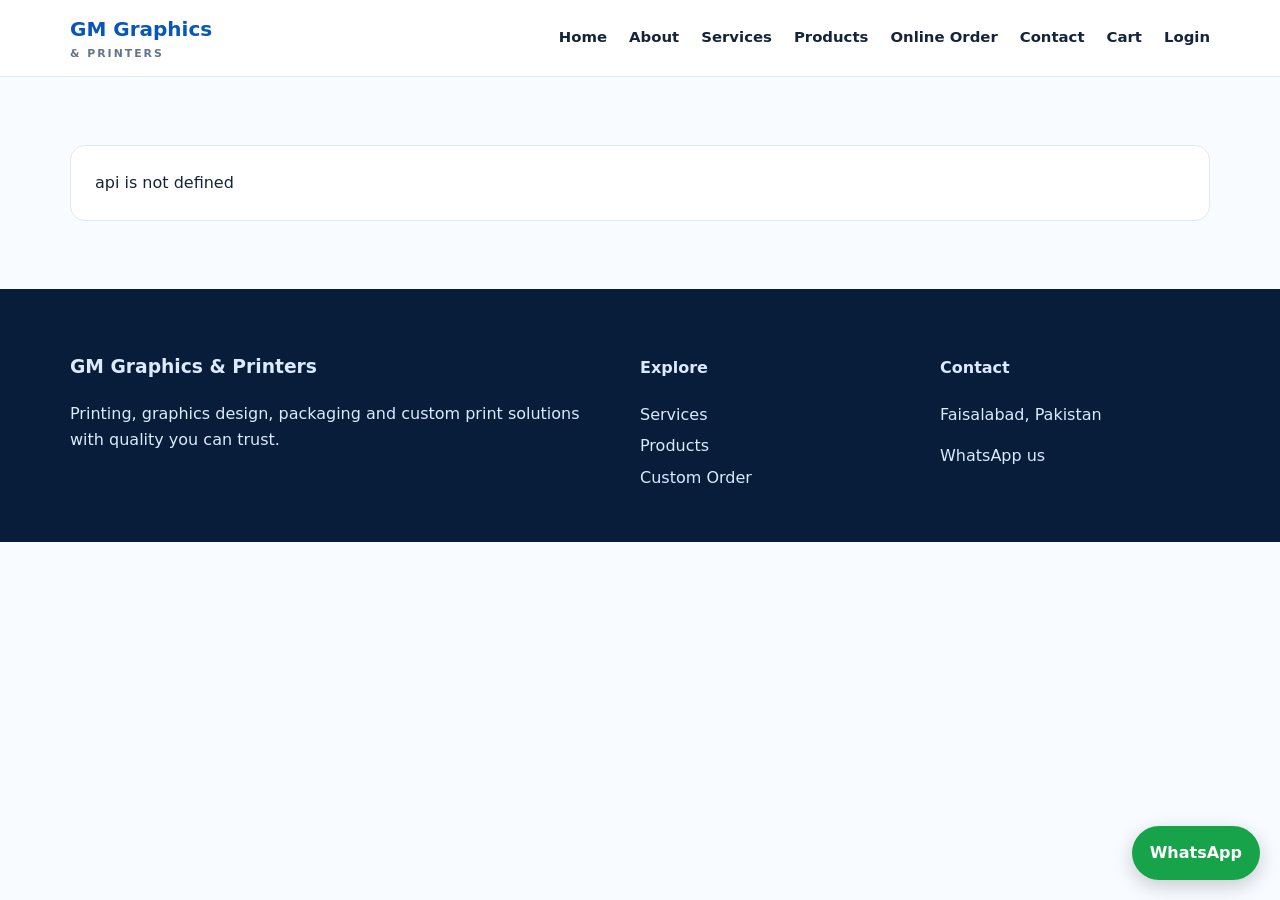
<file: product-details.html>
<!doctype html>
<html lang="en">

<head>
    <meta charset="utf-8">
    <meta name="viewport" content="width=device-width,initial-scale=1">
    <meta name="description"
        content="GM Graphics & Printers — professional printing and graphic services in Faisalabad.">
    <title>Product Details | GM Graphics & Printers</title>
    <link rel="stylesheet" href="css/style.css">
</head>

<body>
    <header>
        <div class="container nav"><a class="brand" href="index.html">GM Graphics <span>& Printers</span></a><button
                class="menu" aria-label="Open navigation">☰</button>
            <nav class="navlinks"><a href="index.html">Home</a><a href="about.html">About</a><a
                    href="services.html">Services</a><a href="products.html">Products</a><a
                    href="custom-order.html">Online Order</a><a href="contact.html">Contact</a><a
                    href="cart.html">Cart</a><a href="login.html">Login</a></nav>
        </div>
    </header>
    <main>
        <section>
            <div class="container">
                <div id="detail" class="panel">Loading product...</div>
            </div>
        </section>
    </main>
    <script>
        (async () => {const id = new URLSearchParams(location.search).get("id"); const el = document.querySelector("#detail"); try {const {product: p} = await api("/products/" + id); el.innerHTML = `<div class="grid"><img style="border-radius:12px" src="${p.image || 'https://placehold.co/700x500'}"><div><h1>${p.name}</h1><p>${p.description || ""}</p><h2 class="price">${money(p.discountPrice ?? p.price)}</h2><button class="btn" id="add">Add to Cart</button> <a class="btn outline" href="#" id="ask">Ask on WhatsApp</a></div></div>`; document.querySelector("#add").onclick = () => addToCart(id); document.querySelector("#ask").href = waLink("Please share details about " + p.name);} catch (e) {el.textContent = e.message;} })();
    </script>
    <footer class="footer">
        <div class="container footer-grid">
            <div>
                <h3>GM Graphics & Printers</h3>
                <p>Printing, graphics design, packaging and custom print solutions with quality you can trust.</p>
            </div>
            <div>
                <h4>Explore</h4><a href="services.html">Services</a><a href="products.html">Products</a><a
                    href="custom-order.html">Custom Order</a>
            </div>
            <div>
                <h4>Contact</h4>
                <p>Faisalabad, Pakistan</p><a href="#"
                    data-wa="Hello GM Graphics & Printers, I need information.">WhatsApp us</a>
            </div>
        </div>
    </footer><a class="wa" data-wa="Assalam-o-Alaikum, I need printing services." href="#">WhatsApp</a>
    <script src="js/config.js"></script>
    <script src="js/app.js"></script>
    <script src="js/products.js"></script>
</body>

</html>
</file>
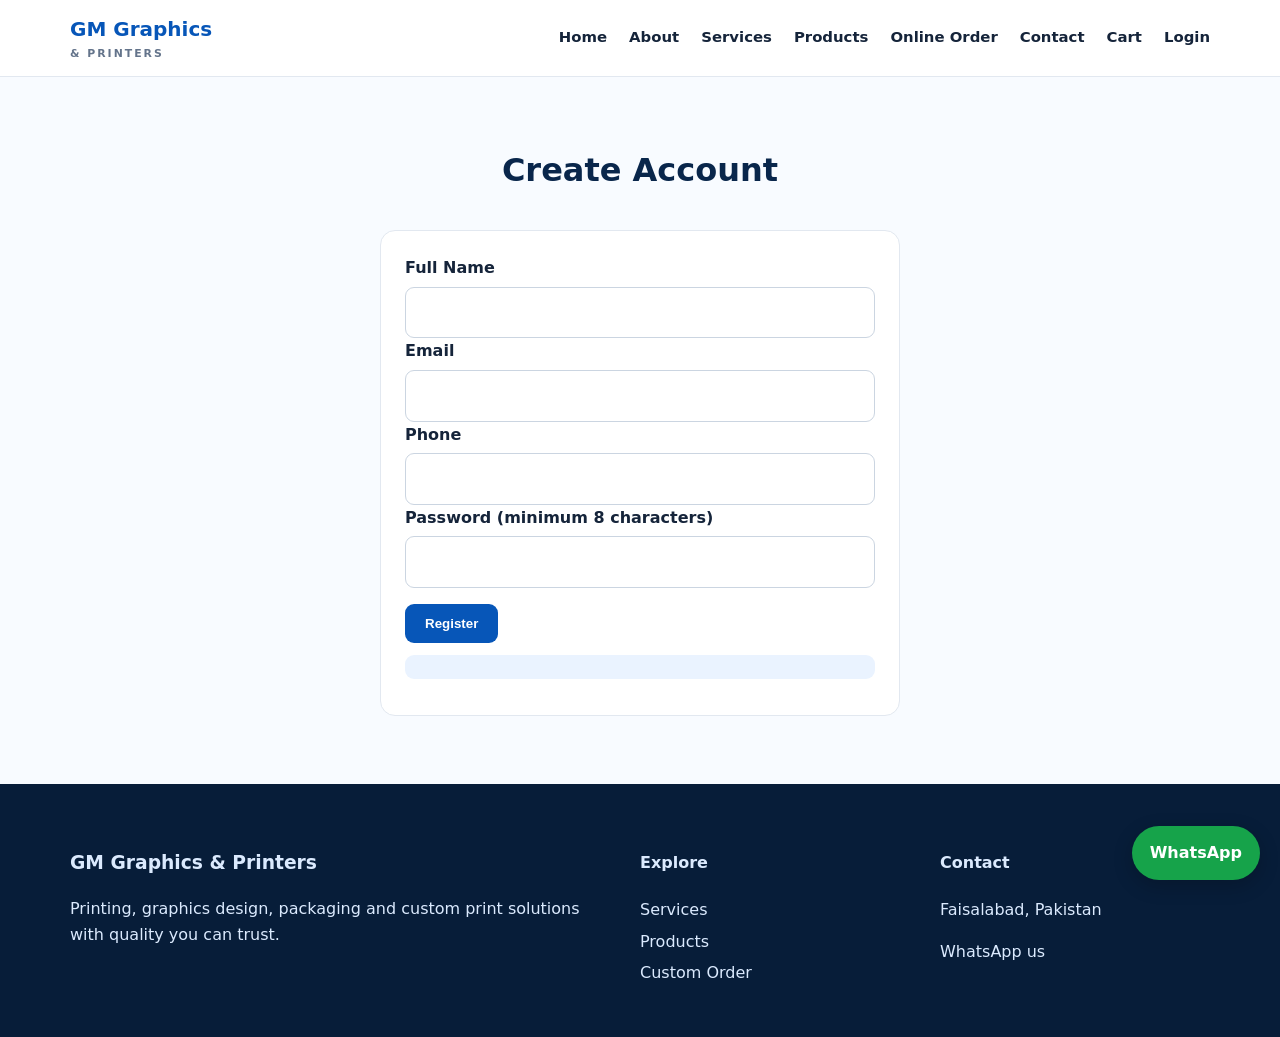
<file: register.html>
<!doctype html>
<html lang="en">

<head>
    <meta charset="utf-8">
    <meta name="viewport" content="width=device-width,initial-scale=1">
    <meta name="description"
        content="GM Graphics & Printers — professional printing and graphic services in Faisalabad.">
    <title>Customer Registration | GM Graphics & Printers</title>
    <link rel="stylesheet" href="css/style.css">
</head>

<body>
    <header>
        <div class="container nav"><a class="brand" href="index.html">GM Graphics <span>& Printers</span></a><button
                class="menu" aria-label="Open navigation">☰</button>
            <nav class="navlinks"><a href="index.html">Home</a><a href="about.html">About</a><a
                    href="services.html">Services</a><a href="products.html">Products</a><a
                    href="custom-order.html">Online Order</a><a href="contact.html">Contact</a><a
                    href="cart.html">Cart</a><a href="login.html">Login</a></nav>
        </div>
    </header>
    <main>
        <section>
            <div class="container" style="max-width:520px">
                <div class="section-head">
                    <h2>Create Account</h2>
                </div>
                <div class="panel">
                    <form id="authForm" data-mode="register">
                        <div class="form-group"><label>Full Name</label><input class="field" name="name" required></div>
                        <div class="form-group"><label>Email</label><input class="field" name="email" type="email"
                                required></div>
                        <div class="form-group"><label>Phone</label><input class="field" name="phone"></div>
                        <div class="form-group"><label>Password (minimum 8 characters)</label><input class="field"
                                name="password" type="password" minlength="8" required></div><button class="btn"
                            style="margin-top:16px">Register</button>
                    </form>
                    <p id="authMessage" class="notice"></p>
                </div>
            </div>
        </section>
    </main>
    <footer class="footer">
        <div class="container footer-grid">
            <div>
                <h3>GM Graphics & Printers</h3>
                <p>Printing, graphics design, packaging and custom print solutions with quality you can trust.</p>
            </div>
            <div>
                <h4>Explore</h4><a href="services.html">Services</a><a href="products.html">Products</a><a
                    href="custom-order.html">Custom Order</a>
            </div>
            <div>
                <h4>Contact</h4>
                <p>Faisalabad, Pakistan</p><a href="#"
                    data-wa="Hello GM Graphics & Printers, I need information.">WhatsApp us</a>
            </div>
        </div>
    </footer><a class="wa" data-wa="Assalam-o-Alaikum, I need printing services." href="#">WhatsApp</a>
    <script src="js/config.js"></script>
    <script src="js/app.js"></script>
    <script src="js/auth.js"></script>
</body>

</html>
</file>
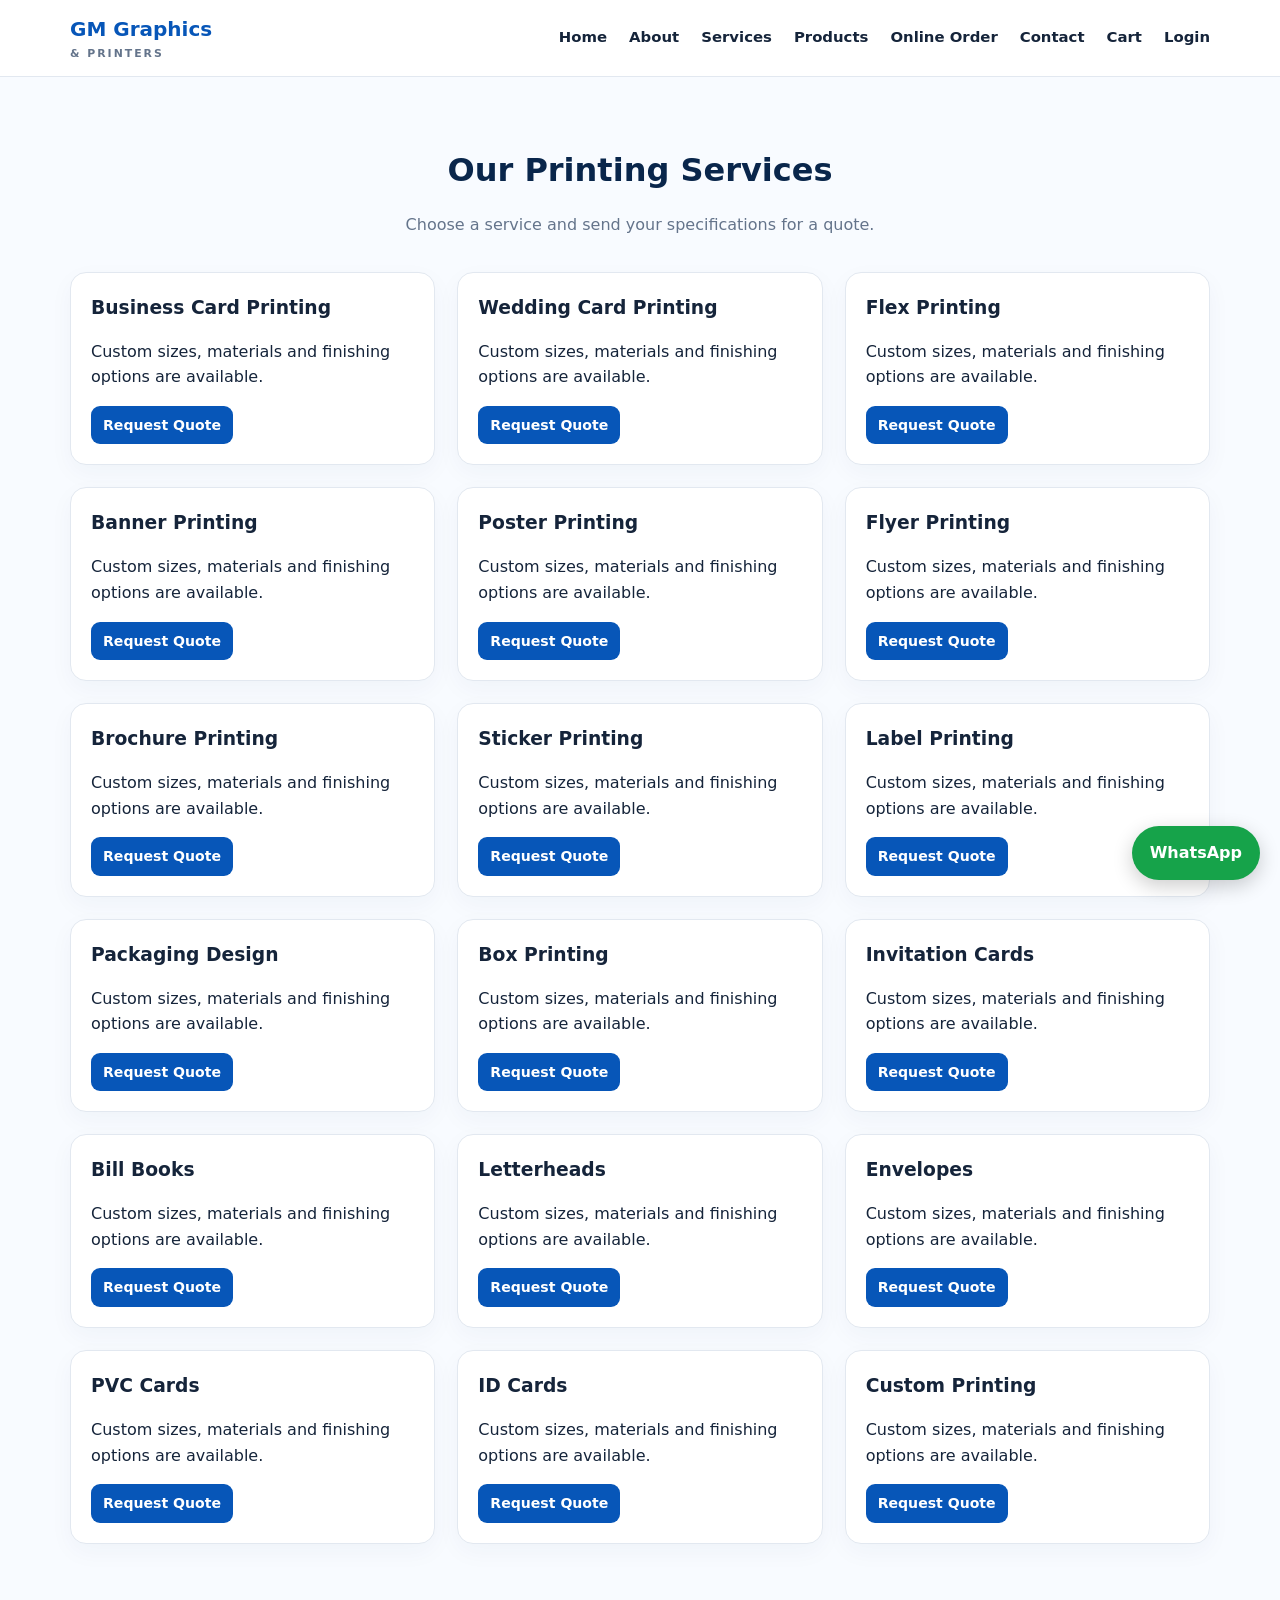
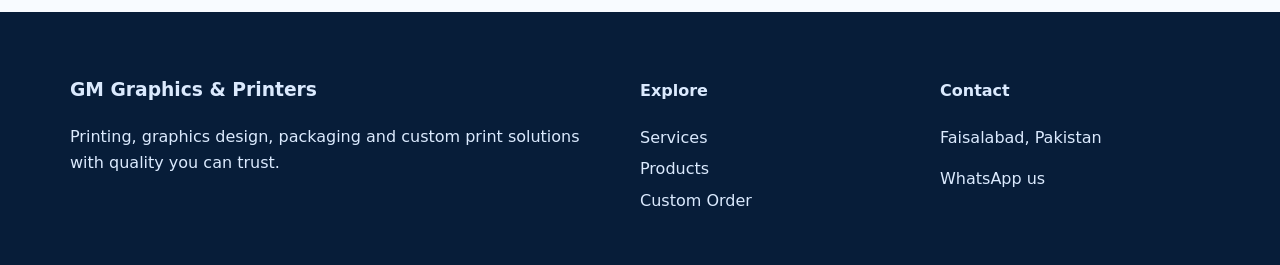
<file: services.html>
<!doctype html>
<html lang="en">

<head>
    <meta charset="utf-8">
    <meta name="viewport" content="width=device-width,initial-scale=1">
    <meta name="description"
        content="GM Graphics & Printers — professional printing and graphic services in Faisalabad.">
    <title>Services | GM Graphics & Printers</title>
    <link rel="stylesheet" href="css/style.css">
</head>

<body>
    <header>
        <div class="container nav"><a class="brand" href="index.html">GM Graphics <span>& Printers</span></a><button
                class="menu" aria-label="Open navigation">☰</button>
            <nav class="navlinks"><a href="index.html">Home</a><a href="about.html">About</a><a
                    href="services.html">Services</a><a href="products.html">Products</a><a
                    href="custom-order.html">Online Order</a><a href="contact.html">Contact</a><a
                    href="cart.html">Cart</a><a href="login.html">Login</a></nav>
        </div>
    </header>
    <main>
        <section>
            <div class="container">
                <div class="section-head">
                    <h2>Our Printing Services</h2>
                    <p>Choose a service and send your specifications for a quote.</p>
                </div>
                <div class="grid">
                    <article class="card">
                        <div class="card-body">
                            <h3>Business Card Printing</h3>
                            <p>Custom sizes, materials and finishing options are available.</p><a class="btn small"
                                href="custom-order.html">Request Quote</a>
                        </div>
                    </article>
                    <article class="card">
                        <div class="card-body">
                            <h3>Wedding Card Printing</h3>
                            <p>Custom sizes, materials and finishing options are available.</p><a class="btn small"
                                href="custom-order.html">Request Quote</a>
                        </div>
                    </article>
                    <article class="card">
                        <div class="card-body">
                            <h3>Flex Printing</h3>
                            <p>Custom sizes, materials and finishing options are available.</p><a class="btn small"
                                href="custom-order.html">Request Quote</a>
                        </div>
                    </article>
                    <article class="card">
                        <div class="card-body">
                            <h3>Banner Printing</h3>
                            <p>Custom sizes, materials and finishing options are available.</p><a class="btn small"
                                href="custom-order.html">Request Quote</a>
                        </div>
                    </article>
                    <article class="card">
                        <div class="card-body">
                            <h3>Poster Printing</h3>
                            <p>Custom sizes, materials and finishing options are available.</p><a class="btn small"
                                href="custom-order.html">Request Quote</a>
                        </div>
                    </article>
                    <article class="card">
                        <div class="card-body">
                            <h3>Flyer Printing</h3>
                            <p>Custom sizes, materials and finishing options are available.</p><a class="btn small"
                                href="custom-order.html">Request Quote</a>
                        </div>
                    </article>
                    <article class="card">
                        <div class="card-body">
                            <h3>Brochure Printing</h3>
                            <p>Custom sizes, materials and finishing options are available.</p><a class="btn small"
                                href="custom-order.html">Request Quote</a>
                        </div>
                    </article>
                    <article class="card">
                        <div class="card-body">
                            <h3>Sticker Printing</h3>
                            <p>Custom sizes, materials and finishing options are available.</p><a class="btn small"
                                href="custom-order.html">Request Quote</a>
                        </div>
                    </article>
                    <article class="card">
                        <div class="card-body">
                            <h3>Label Printing</h3>
                            <p>Custom sizes, materials and finishing options are available.</p><a class="btn small"
                                href="custom-order.html">Request Quote</a>
                        </div>
                    </article>
                    <article class="card">
                        <div class="card-body">
                            <h3>Packaging Design</h3>
                            <p>Custom sizes, materials and finishing options are available.</p><a class="btn small"
                                href="custom-order.html">Request Quote</a>
                        </div>
                    </article>
                    <article class="card">
                        <div class="card-body">
                            <h3>Box Printing</h3>
                            <p>Custom sizes, materials and finishing options are available.</p><a class="btn small"
                                href="custom-order.html">Request Quote</a>
                        </div>
                    </article>
                    <article class="card">
                        <div class="card-body">
                            <h3>Invitation Cards</h3>
                            <p>Custom sizes, materials and finishing options are available.</p><a class="btn small"
                                href="custom-order.html">Request Quote</a>
                        </div>
                    </article>
                    <article class="card">
                        <div class="card-body">
                            <h3>Bill Books</h3>
                            <p>Custom sizes, materials and finishing options are available.</p><a class="btn small"
                                href="custom-order.html">Request Quote</a>
                        </div>
                    </article>
                    <article class="card">
                        <div class="card-body">
                            <h3>Letterheads</h3>
                            <p>Custom sizes, materials and finishing options are available.</p><a class="btn small"
                                href="custom-order.html">Request Quote</a>
                        </div>
                    </article>
                    <article class="card">
                        <div class="card-body">
                            <h3>Envelopes</h3>
                            <p>Custom sizes, materials and finishing options are available.</p><a class="btn small"
                                href="custom-order.html">Request Quote</a>
                        </div>
                    </article>
                    <article class="card">
                        <div class="card-body">
                            <h3>PVC Cards</h3>
                            <p>Custom sizes, materials and finishing options are available.</p><a class="btn small"
                                href="custom-order.html">Request Quote</a>
                        </div>
                    </article>
                    <article class="card">
                        <div class="card-body">
                            <h3>ID Cards</h3>
                            <p>Custom sizes, materials and finishing options are available.</p><a class="btn small"
                                href="custom-order.html">Request Quote</a>
                        </div>
                    </article>
                    <article class="card">
                        <div class="card-body">
                            <h3>Custom Printing</h3>
                            <p>Custom sizes, materials and finishing options are available.</p><a class="btn small"
                                href="custom-order.html">Request Quote</a>
                        </div>
                    </article>
                </div>
            </div>
        </section>
    </main>
    <footer class="footer">
        <div class="container footer-grid">
            <div>
                <h3>GM Graphics & Printers</h3>
                <p>Printing, graphics design, packaging and custom print solutions with quality you can trust.</p>
            </div>
            <div>
                <h4>Explore</h4><a href="services.html">Services</a><a href="products.html">Products</a><a
                    href="custom-order.html">Custom Order</a>
            </div>
            <div>
                <h4>Contact</h4>
                <p>Faisalabad, Pakistan</p><a href="#"
                    data-wa="Hello GM Graphics & Printers, I need information.">WhatsApp us</a>
            </div>
        </div>
    </footer><a class="wa" data-wa="Assalam-o-Alaikum, I need printing services." href="#">WhatsApp</a>
    <script src="js/config.js"></script>
    <script src="js/app.js"></script>
</body>

</html>
</file>
<file: css/style.css>
:root {
    --blue: #0756b8;
    --navy: #09264b;
    --sky: #eaf3ff;
    --ink: #15243a;
    --muted: #64748b;
    --line: #e2e8f0;
    --white: #fff
}

* {
    box-sizing: border-box
}

body {
    margin: 0;
    font-family: Inter, system-ui, Arial, sans-serif;
    color: var(--ink);
    background: #f8fbff;
    line-height: 1.6
}

a {
    text-decoration: none;
    color: inherit
}

img {
    max-width: 100%;
    display: block
}

.container {
    width: min(1140px, 92%);
    margin: auto
}

header {
    background: #fff;
    border-bottom: 1px solid var(--line);
    position: sticky;
    top: 0;
    z-index: 10
}

.nav {
    min-height: 76px;
    display: flex;
    align-items: center;
    justify-content: space-between;
    gap: 20px
}

.brand {
    font-weight: 850;
    color: var(--blue);
    font-size: 1.25rem
}

.brand span {
    display: block;
    color: var(--muted);
    font-size: .68rem;
    letter-spacing: 2px;
    text-transform: uppercase
}

.navlinks {
    display: flex;
    gap: 22px;
    align-items: center;
    font-weight: 600;
    font-size: .93rem
}

.navlinks a:hover {
    color: var(--blue)
}

.menu {
    display: none;
    background: none;
    border: 0;
    font-size: 1.5rem
}

.hero {
    background: linear-gradient(110deg, rgba(5, 35, 75, .94), rgba(5, 86, 184, .78)), url('https://images.unsplash.com/photo-1561070791-2526d30994b5?auto=format&fit=crop&w=1800&q=85') center/cover;
    color: white;
    padding: 100px 0
}

.hero-content {
    max-width: 680px
}

.eyebrow {
    color: #b9d8ff;
    text-transform: uppercase;
    letter-spacing: 2px;
    font-size: .8rem;
    font-weight: 800
}

.hero h1 {
    font-size: clamp(2.4rem, 5vw, 4.5rem);
    line-height: 1.08;
    margin: 12px 0 20px
}

.hero p {
    font-size: 1.1rem;
    color: #e5efff;
    max-width: 590px
}

.actions {
    display: flex;
    gap: 12px;
    flex-wrap: wrap;
    margin-top: 28px
}

.btn {
    border: 0;
    border-radius: 9px;
    padding: 12px 20px;
    font-weight: 750;
    cursor: pointer;
    display: inline-flex;
    align-items: center;
    justify-content: center;
    gap: 8px;
    background: var(--blue);
    color: white
}

.btn:hover {
    filter: brightness(.94)
}

.btn.light {
    background: white;
    color: var(--blue)
}

.btn.outline {
    background: transparent;
    border: 1px solid currentColor;
    color: inherit
}

.btn.small {
    padding: 8px 12px;
    font-size: .88rem
}

section {
    padding: 68px 0
}

.section-head {
    text-align: center;
    max-width: 680px;
    margin: 0 auto 34px
}

.section-head h2 {
    font-size: 2rem;
    margin: 0 0 8px;
    color: var(--navy)
}

.section-head p,
.muted {
    color: var(--muted)
}

.grid {
    display: grid;
    grid-template-columns: repeat(3, 1fr);
    gap: 22px
}

.card {
    background: white;
    border: 1px solid var(--line);
    border-radius: 16px;
    overflow: hidden;
    box-shadow: 0 8px 24px #0b36700a
}

.card img {
    width: 100%;
    height: 190px;
    object-fit: cover;
    background: var(--sky)
}

.card-body {
    padding: 20px
}

.card h3 {
    margin: 0 0 8px
}

.price {
    font-weight: 850;
    color: var(--blue);
    font-size: 1.1rem
}

.toolbar {
    display: flex;
    gap: 12px;
    flex-wrap: wrap;
    margin: 20px 0
}

.field,
select,
textarea {
    width: 100%;
    padding: 12px 13px;
    border: 1px solid #cbd5e1;
    border-radius: 9px;
    background: white;
    font: inherit;
    color: var(--ink)
}

.toolbar .field {
    flex: 1;
    min-width: 180px
}

.form-grid {
    display: grid;
    grid-template-columns: repeat(2, 1fr);
    gap: 16px
}

.form-group label {
    display: block;
    font-weight: 700;
    margin-bottom: 6px
}

.form-group.full {
    grid-column: 1/-1
}

.panel {
    background: #fff;
    border: 1px solid var(--line);
    border-radius: 15px;
    padding: 24px
}

.notice {
    padding: 12px 15px;
    background: var(--sky);
    border-radius: 9px;
    margin: 12px 0
}

.footer {
    background: #071d39;
    color: #dbeafe;
    padding: 45px 0
}

.footer-grid {
    display: grid;
    grid-template-columns: 2fr 1fr 1fr;
    gap: 30px
}

.footer a {
    display: block;
    color: #dbeafe;
    margin: 6px 0
}

.wa {
    position: fixed;
    right: 20px;
    bottom: 20px;
    background: #16a34a;
    color: white;
    padding: 14px 18px;
    border-radius: 50px;
    font-weight: 800;
    box-shadow: 0 6px 20px #0003;
    z-index: 20
}

.empty {
    text-align: center;
    padding: 45px;
    color: var(--muted)
}

.cart-row {
    display: grid;
    grid-template-columns: 1fr auto auto;
    gap: 18px;
    align-items: center;
    border-bottom: 1px solid var(--line);
    padding: 15px 0
}

.qty {
    display: flex;
    align-items: center;
    gap: 10px
}

.qty button {
    border: 1px solid var(--line);
    background: white;
    border-radius: 7px;
    padding: 5px 10px;
    cursor: pointer
}

.admin-layout {
    display: grid;
    grid-template-columns: 220px 1fr;
    min-height: 100vh
}

.sidebar {
    background: #08264d;
    color: white;
    padding: 25px 18px
}

.sidebar a {
    display: block;
    padding: 11px;
    border-radius: 8px;
    margin: 5px 0
}

.sidebar a:hover {
    background: #17477d
}

.admin-main {
    padding: 30px;
    min-width: 0
}

.stats {
    display: grid;
    grid-template-columns: repeat(4, 1fr);
    gap: 15px
}

.stat {
    background: white;
    padding: 20px;
    border: 1px solid var(--line);
    border-radius: 12px
}

.stat strong {
    font-size: 1.8rem;
    color: var(--blue);
    display: block
}

table {
    width: 100%;
    border-collapse: collapse;
    background: white
}

th,
td {
    text-align: left;
    padding: 12px;
    border-bottom: 1px solid var(--line)
}

.table-wrap {
    overflow: auto
}

@media(max-width:800px) {
    .menu {
        display: block
    }

    .navlinks {
        display: none;
        position: absolute;
        top: 76px;
        left: 0;
        right: 0;
        background: white;
        padding: 20px;
        flex-direction: column;
        align-items: flex-start;
        border-bottom: 1px solid var(--line)
    }

    .navlinks.open {
        display: flex
    }

    .grid {
        grid-template-columns: repeat(2, 1fr)
    }

    .stats {
        grid-template-columns: repeat(2, 1fr)
    }

    .admin-layout {
        grid-template-columns: 1fr
    }

    .sidebar {
        display: flex;
        gap: 5px;
        overflow: auto
    }

    .sidebar a {
        white-space: nowrap
    }

    .footer-grid {
        grid-template-columns: 1fr 1fr
    }
}

@media(max-width:560px) {
    .hero {
        padding: 75px 0
    }

    .grid,
    .form-grid,
    .footer-grid {
        grid-template-columns: 1fr
    }

    .form-group.full {
        grid-column: auto
    }

    .cart-row {
        grid-template-columns: 1fr auto
    }

    .cart-row .line-total {
        grid-column: 2
    }

    .admin-main {
        padding: 16px
    }

    .stats {
        grid-template-columns: 1fr 1fr
    }
}
</file>
